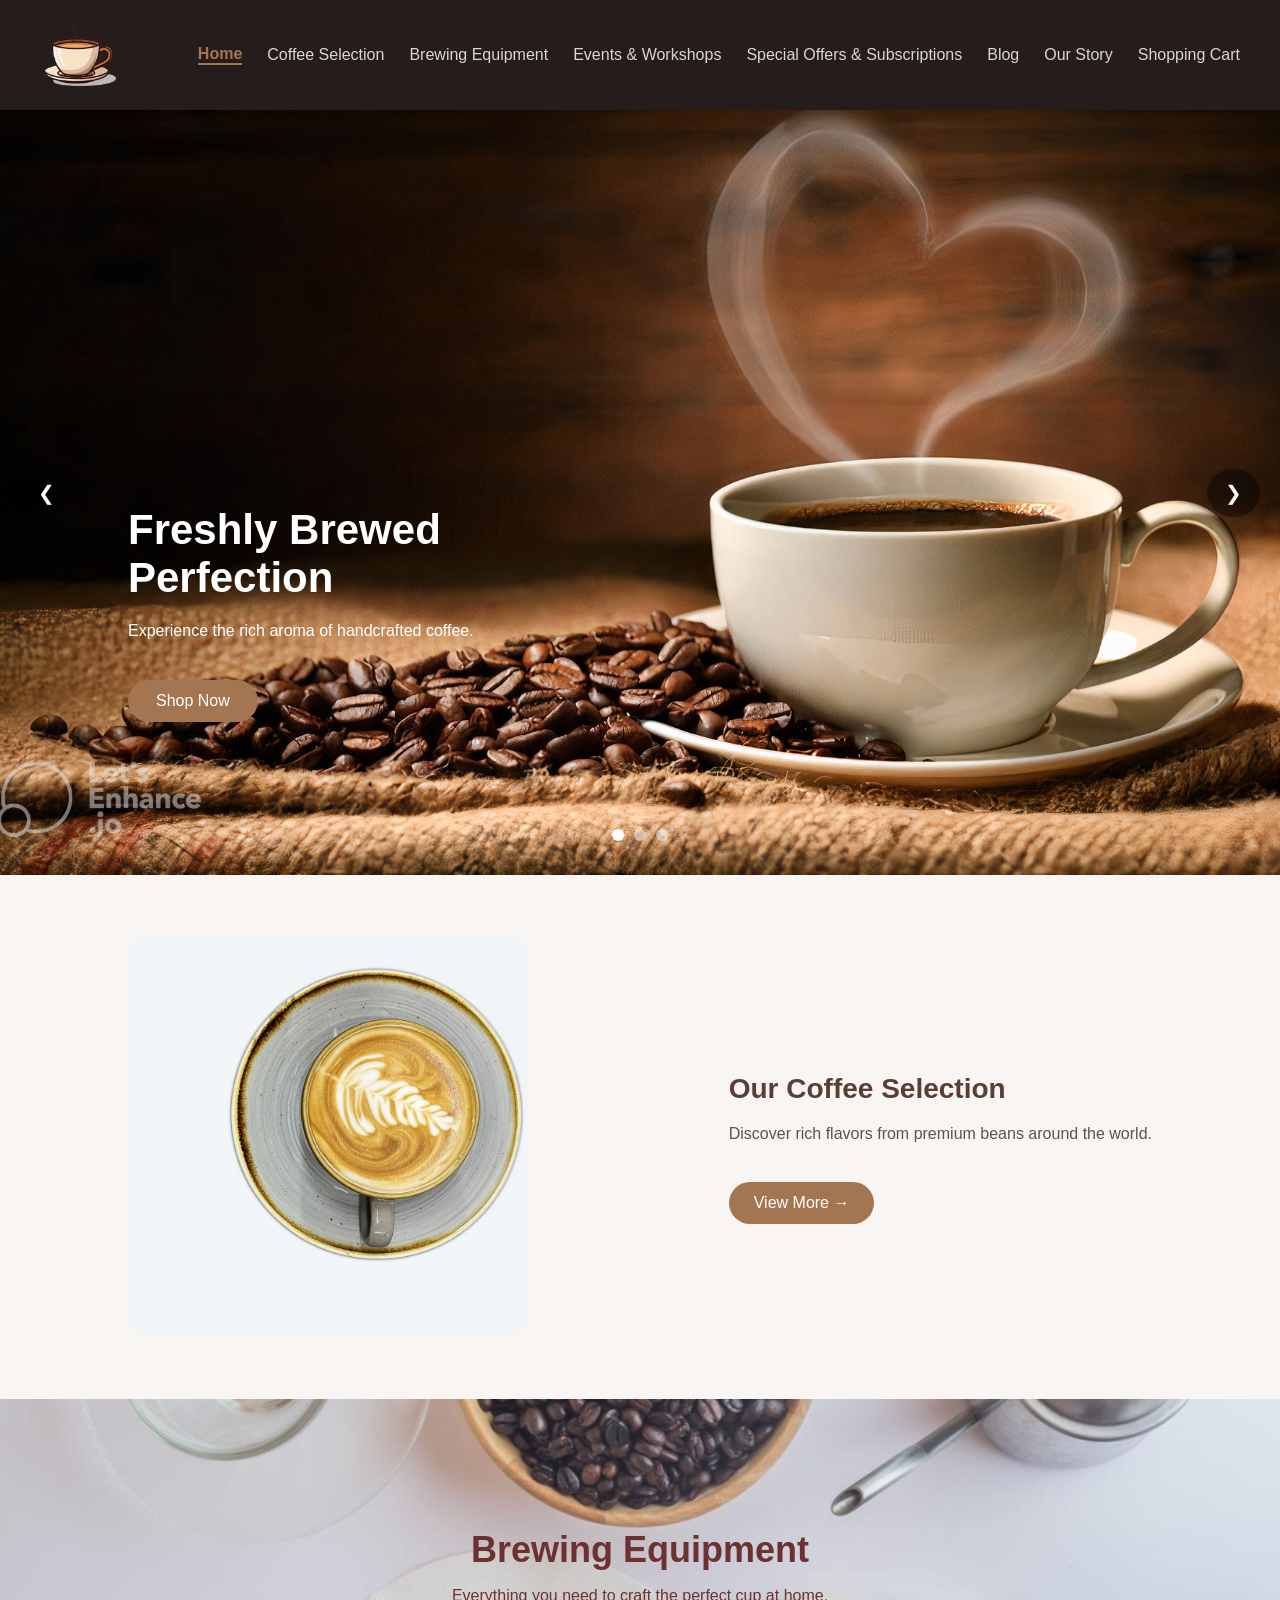
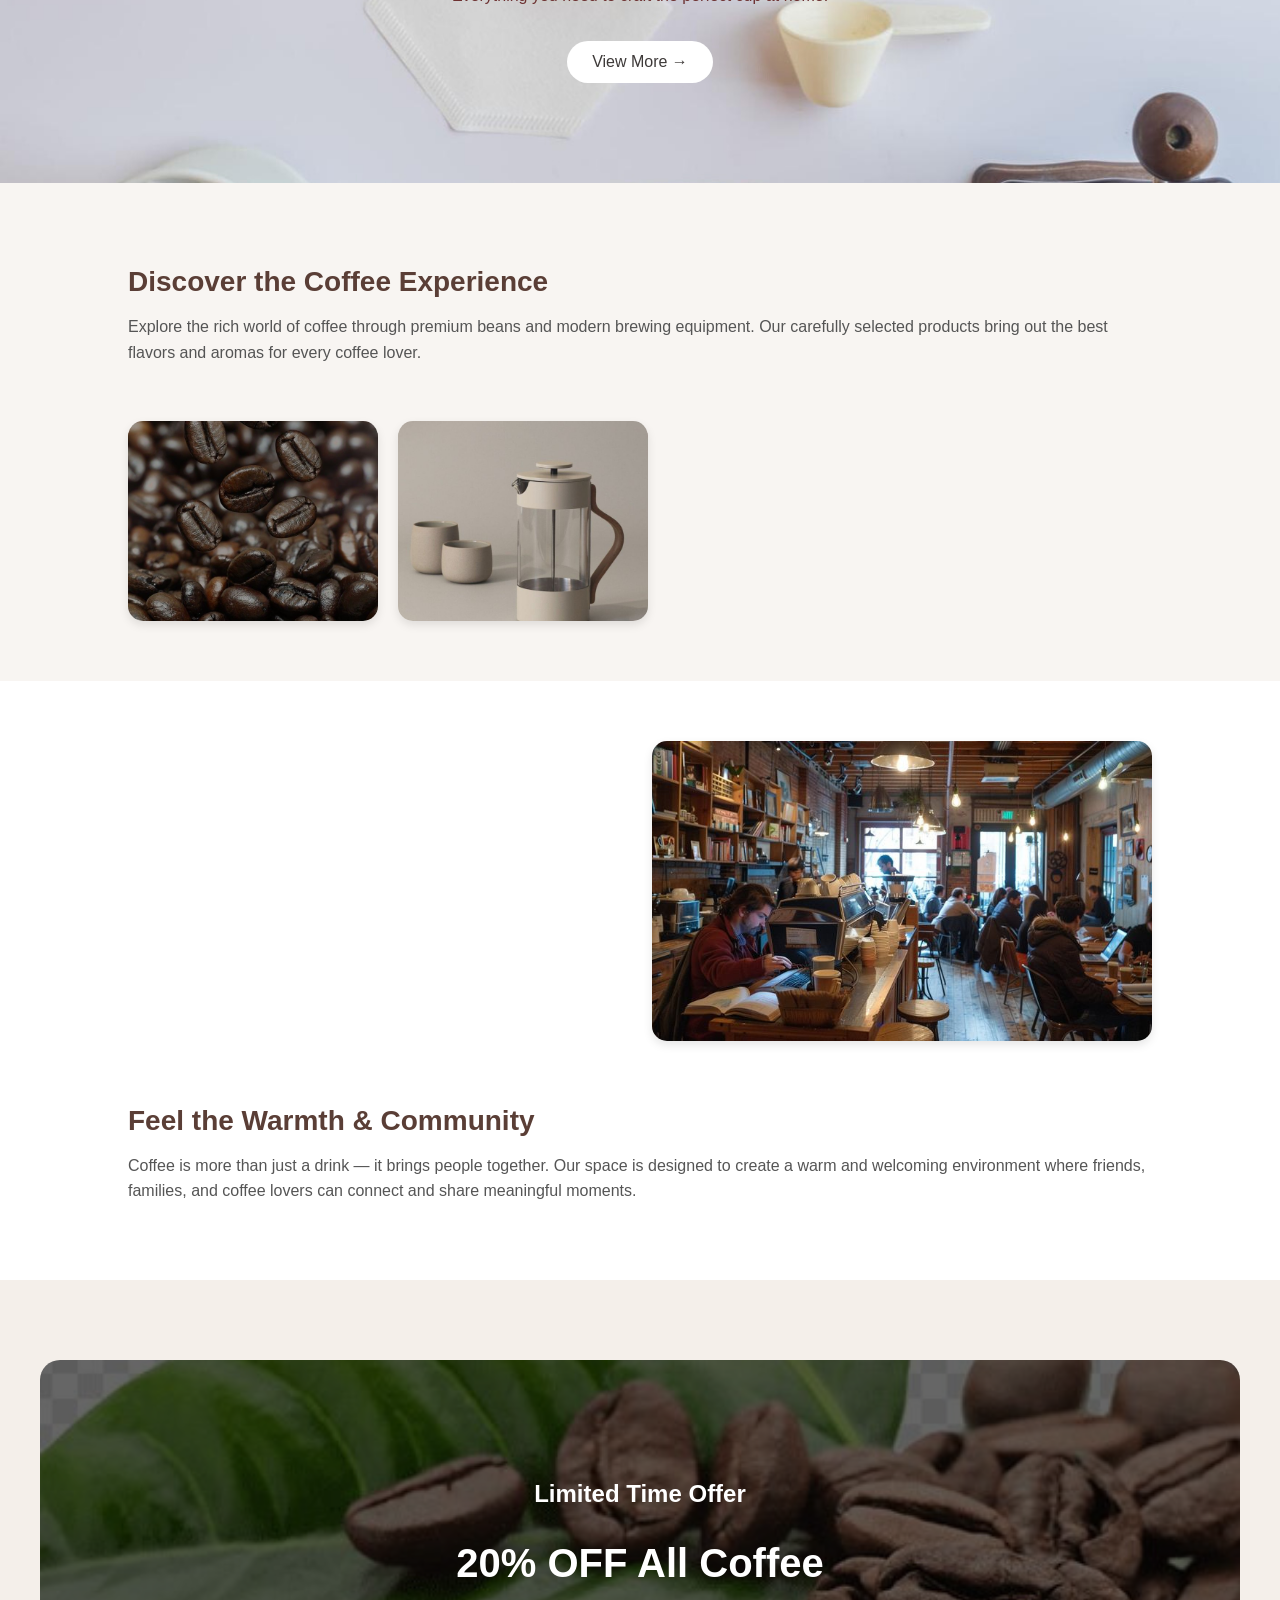
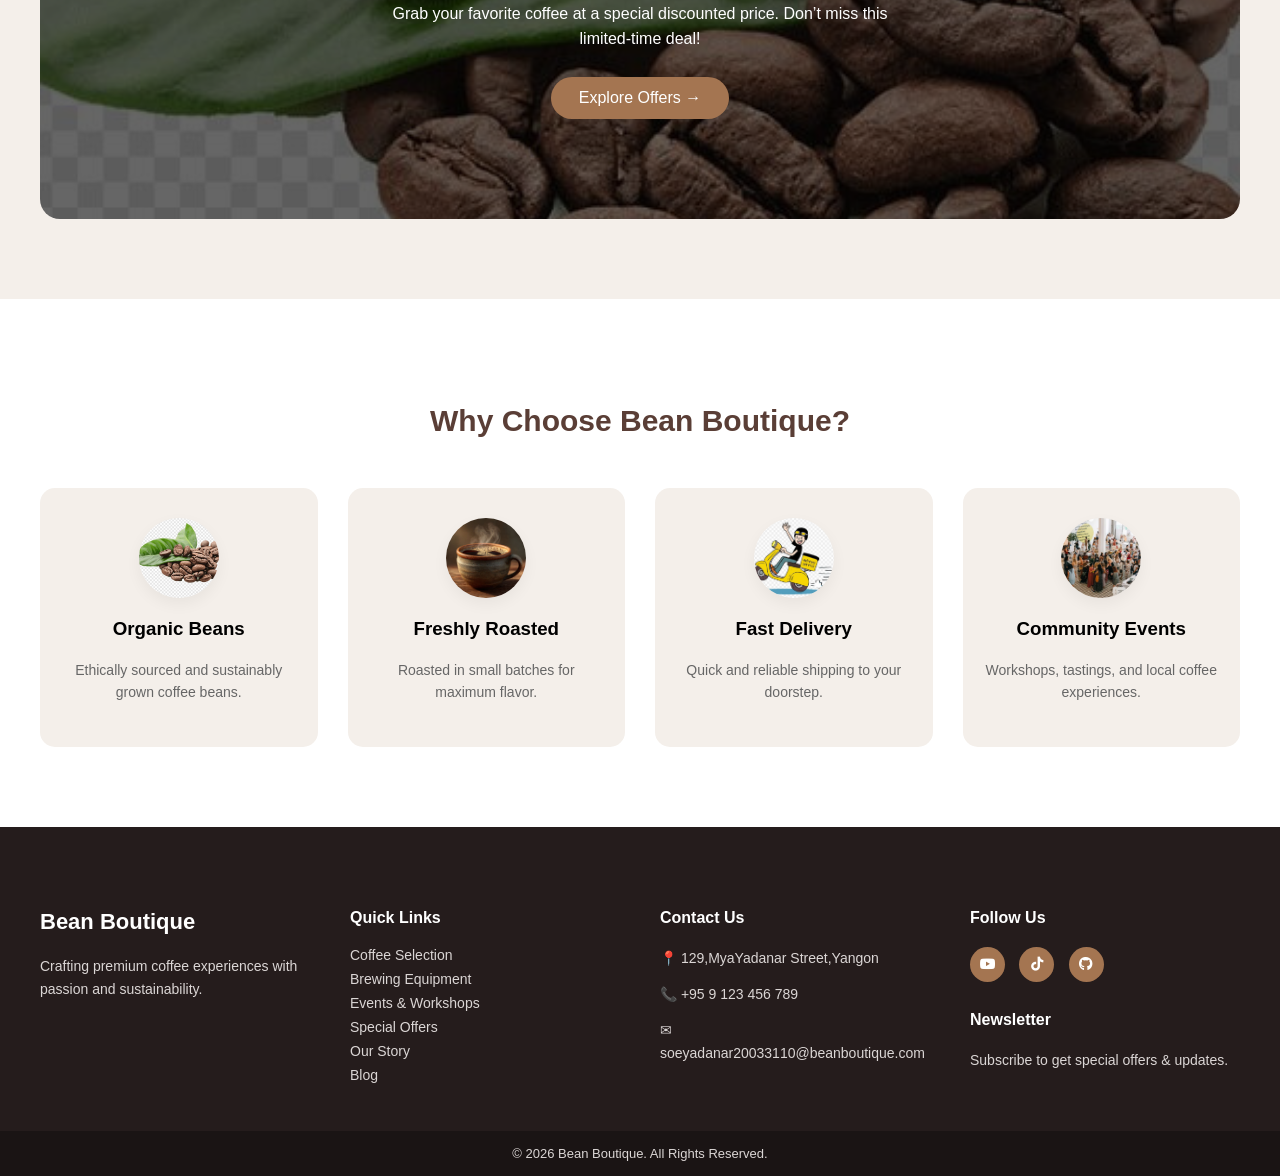
<file: index.html>
<!DOCTYPE html>
<html lang="en">

<head>
  <meta charset="UTF-8">
  <meta name="viewport" content="width=device-width, initial-scale=1.0">
  <title>Bean Boutique Coffee Shop </title>
  <link rel="icon" href="images/icon.png" type="image/png">
  <link rel="stylesheet" href="style.css">
  <link rel="stylesheet" href="https://cdnjs.cloudflare.com/ajax/libs/font-awesome/6.5.0/css/all.min.css">


</head>

<body>
  <!-- nav start -->
  <nav class="navbar">

     <a href="index.html" class="logo">
    <img src="images/icon1-removebg-preview.png" alt="Bean Boutique Logo">
  </a>

    <div class="nav-menu">
      <a href="index.html" class="active">Home</a>
      <a href="coffeeselection.html">Coffee Selection</a>
      <a href="brewing.html">Brewing Equipment</a>

      <!-- Dropdown -->
      <div class="dropdown">
        <a href="eventwork.html">Events & Workshops</a>

      </div>

      <a href="offer.html">Special Offers & Subscriptions</a>

      <div class="dropdown">
        <a href="blog.html">Blog </a>

      </div>

      <a href="story.html">Our Story</a>
      <a href="cart.html">Shopping Cart</a>

    </div>

    <div class="menu-toggle">☰</div>

  </nav>
  <!-- nav end -->
  <!-- ALWAYS VISIBLE SEARCH -->
  <!-- <div class="search-wrapper">
  <input type="text" placeholder="Search coffee, equipment, blog...">
</div> -->

  <!-- slider start -->
  <section class="hero-slider">

    <div class="slides">

      <div class="slide active">
        <img src="images/adv1.jpg" alt="Coffee 1">
        <div class="slide-text">
          <h1>Freshly Brewed Perfection</h1>
          <p>Experience the rich aroma of handcrafted coffee.</p>
          <a href="#" class="slider-btn">Shop Now</a>
        </div>
      </div>

      <div class="slide">
        <img src="images/adv2.jpg" alt="Coffee 2">
        <div class="slide-text">
          <h1>Discover Unique Blends</h1>
          <p>From single-origin beans to signature roasts.</p>
          <a href="#" class="slider-btn">Shop Now</a>
        </div>
      </div>

      <div class="slide">
        <img src="images/adv3.jpg" alt="Coffee 3">
        <div class="slide-text">
          <h1>Moments Made with Coffee</h1>
          <p>Warm conversations start here.</p>
          <a href="#" class="slider-btn">Shop Now</a>
        </div>
      </div>

    </div>

    <!-- Arrows -->
    <button class="prev">&#10094;</button>
    <button class="next">&#10095;</button>

    <!-- Dots -->
    <div class="dots"></div>

  </section>
  <!-- slider end -->

  <!-- feature coffee section start -->
  <section class="home-coffee">

<div class="coffee-left">
  <img src="images/coffeeeeeeeeeeeeeeeeeeeeeeeeeeeeeeeeeee.jpg" alt="coffee image">
</div>

<div class="coffee-right">
  <h2>Our Coffee Selection</h2>
  <p>
    Discover rich flavors from premium beans around the world.
  </p>

  <a href="coffeeselection.html" class="btn-coffee">
    View More →
  </a>
</div>

</section>

<section class="home-equipment">

<div class="equip-content">
  <h2>Brewing Equipment</h2>
  <p>
    Everything you need to craft the perfect cup at home.
  </p>

  <a href="brewing.html" class="btn-equip">
    View More →
  </a>
</div>

</section>

<!-- ===== COFFEE EXPERIENCE SECTION ===== -->
<section class="home-coffee">

  <div class="coffee-content">
    <h2>Discover the Coffee Experience</h2>
    <p>
      Explore the rich world of coffee through premium beans and modern 
      brewing equipment. Our carefully selected products bring out the 
      best flavors and aromas for every coffee lover.
    </p>
  </div>

  <div class="coffee-images">
    <img src="images/ColombianCoffes.jpg" alt="Coffee Beans">
    <img src="images/french press coffee machine.jpg" alt="Brewing Equipment">
  </div>

</section>


<!-- ===== COMMUNITY SECTION ===== -->
<section class="home-community">

  <div class="community-images">
    <img src="images/1a7bf1cd-9fdd-4e77-9cef-0a06984a5770.jpg" alt="People enjoying coffee">
  </div>

  <div class="community-content">
    <h2>Feel the Warmth & Community</h2>
    <p>
      Coffee is more than just a drink — it brings people together. 
      Our space is designed to create a warm and welcoming environment 
      where friends, families, and coffee lovers can connect and share 
      meaningful moments.
    </p>
  </div>

</section>


<section class="offer-banner">

<div class="offer-content">

  <h1>Limited Time Offer</h1>

  <h2>20% OFF All Coffee</h2>

  <p>
    Grab your favorite coffee at a special discounted price.
    Don’t miss this limited-time deal!
  </p>

  <a href="offer.html" class="offer-btn">
    Explore Offers →
  </a>

</div>

</section>
  <!-- feature coffee section end  -->

  <!-- choose us section start -->
  <section class="why-section">

    <h2 class="section-title">Why Choose Bean Boutique?</h2>

    <div class="why-container">

      <div class="why-card">
        <div class="icon-box">
          <img src="images/bean.jpg" alt="Organic Beans">
        </div>
        <h3>Organic Beans</h3>
        <p>Ethically sourced and sustainably grown coffee beans.</p>
      </div>

      <div class="why-card">
        <div class="icon-box">
          <img src="images/tast.jpg" alt="Freshly Roasted">
        </div>
        <h3>Freshly Roasted</h3>
        <p>Roasted in small batches for maximum flavor.</p>
      </div>

      <div class="why-card">
        <div class="icon-box">
          <img src="images/moto.jpg" alt="Fast Delivery">
        </div>
        <h3>Fast Delivery</h3>
        <p>Quick and reliable shipping to your doorstep.</p>
      </div>

      <div class="why-card">
        <div class="icon-box">
          <img src="images/event.jpg" alt="Community Events">
        </div>
        <h3>Community Events</h3>
        <p>Workshops, tastings, and local coffee experiences.</p>
      </div>

    </div>

  </section>
  <!-- choose us section end -->

  

  <!-- footer section start -->
  <footer class="footer">

    <div class="footer-container">

      <!-- Column 1 -->
      <div class="footer-col">
        <h3 class="footer-logo">Bean Boutique</h3>
        <p>
          Crafting premium coffee experiences with passion and sustainability.
        </p>
      </div>

      <!-- Column 2 -->
      <div class="footer-col">
        <h4>Quick Links</h4>
        <a href="coffeeselection.html">Coffee Selection</a>
        <a href="brewing.html">Brewing Equipment</a>
        <a href="#">Events & Workshops</a>
        <a href="#">Special Offers</a>
        <a href="">Our Story</a>
        <a href="">Blog</a>
      </div>

      <!-- Column 3 -->
      <div class="footer-col">
        <h4>Contact Us</h4>
        <p>📍 129,MyaYadanar Street,Yangon</p>
        <p>📞 +95 9 123 456 789</p>
        <p>✉ soeyadanar20033110@beanboutique.com</p>
      </div>

      <!-- Column 4 -->
      <div class="footer-col">
        <h4>Follow Us</h4>
        <div class="social-icons">
          <a href="https://www.youtube.com/" target="_blank"><i class="fa-brands fa-youtube"></i></a>
          <a href="https://www.tiktok.com/en/" target="_blank"><i class="fa-brands fa-tiktok"></i></a>
          <a href="https://github.com/yadanar-kim/yadanar-kim.github.io" target="_blank"><i class="fa-brands fa-github"></i></a>
        </div>

        <h4>Newsletter</h4>
        <p>Subscribe to get special offers & updates.</p>

        <!-- <div class="newsletter-box">
    <input type="email" placeholder="Your Email">
    <button>Subscribe</button>
  </div> -->
      </div>

    </div>

    <div class="footer-bottom">
      © 2026 Bean Boutique. All Rights Reserved.
    </div>

  </footer>
  <!-- footer section end -->


  <!-- Modal Overlay -->
  <div id="signupModal" class="modal">
    <div class="modal-content">

      <span class="signup-close-btn">&times;</span>

      <h2>Get 10% Off ☕</h2>
      <p>Sign up with your email and receive your discount code instantly.</p>

      <div id="form-section">
        <input type="email" id="emailInput" placeholder="Enter your email" required>
        <button id="signupBtn">Sign Up</button>
      </div>

      <div id="discount-section" style="display:none;">
        <h3>Your Discount Code:</h3>

        <div class="discount-box">
          <span id="discountCode">BEAN10</span>
          <button id="copyBtn">Copy Code</button>
        </div>

        <p>Use this code at checkout.</p>
      </div>

    </div>
  </div>


  <script src="javascript.js"></script>
  <script>
document.addEventListener('DOMContentLoaded', function(){

const slides = document.querySelectorAll('.hero-slider .slide');
const next = document.querySelector('.hero-slider .next');
const prev = document.querySelector('.hero-slider .prev');
const dotsContainer = document.querySelector('.hero-slider .dots');

if(slides.length === 0) return;

let current = 0;

// create dots
slides.forEach((_, i)=>{
  const dot = document.createElement('span');
  dot.addEventListener('click', ()=>showSlide(i));
  dotsContainer.appendChild(dot);
});

const dots = document.querySelectorAll('.hero-slider .dots span');

function showSlide(index){
  slides[current].classList.remove('active');
  dots[current].classList.remove('active');

  current = index;

  slides[current].classList.add('active');
  dots[current].classList.add('active');
}

function nextSlide(){
  showSlide((current+1)%slides.length);
}

function prevSlide(){
  showSlide((current-1+slides.length)%slides.length);
}

// buttons
if(next) next.addEventListener('click', nextSlide);
if(prev) prev.addEventListener('click', prevSlide);

// auto
setInterval(nextSlide, 4000);

// init
showSlide(0);

});
</script>

</body>

</html>
</file>
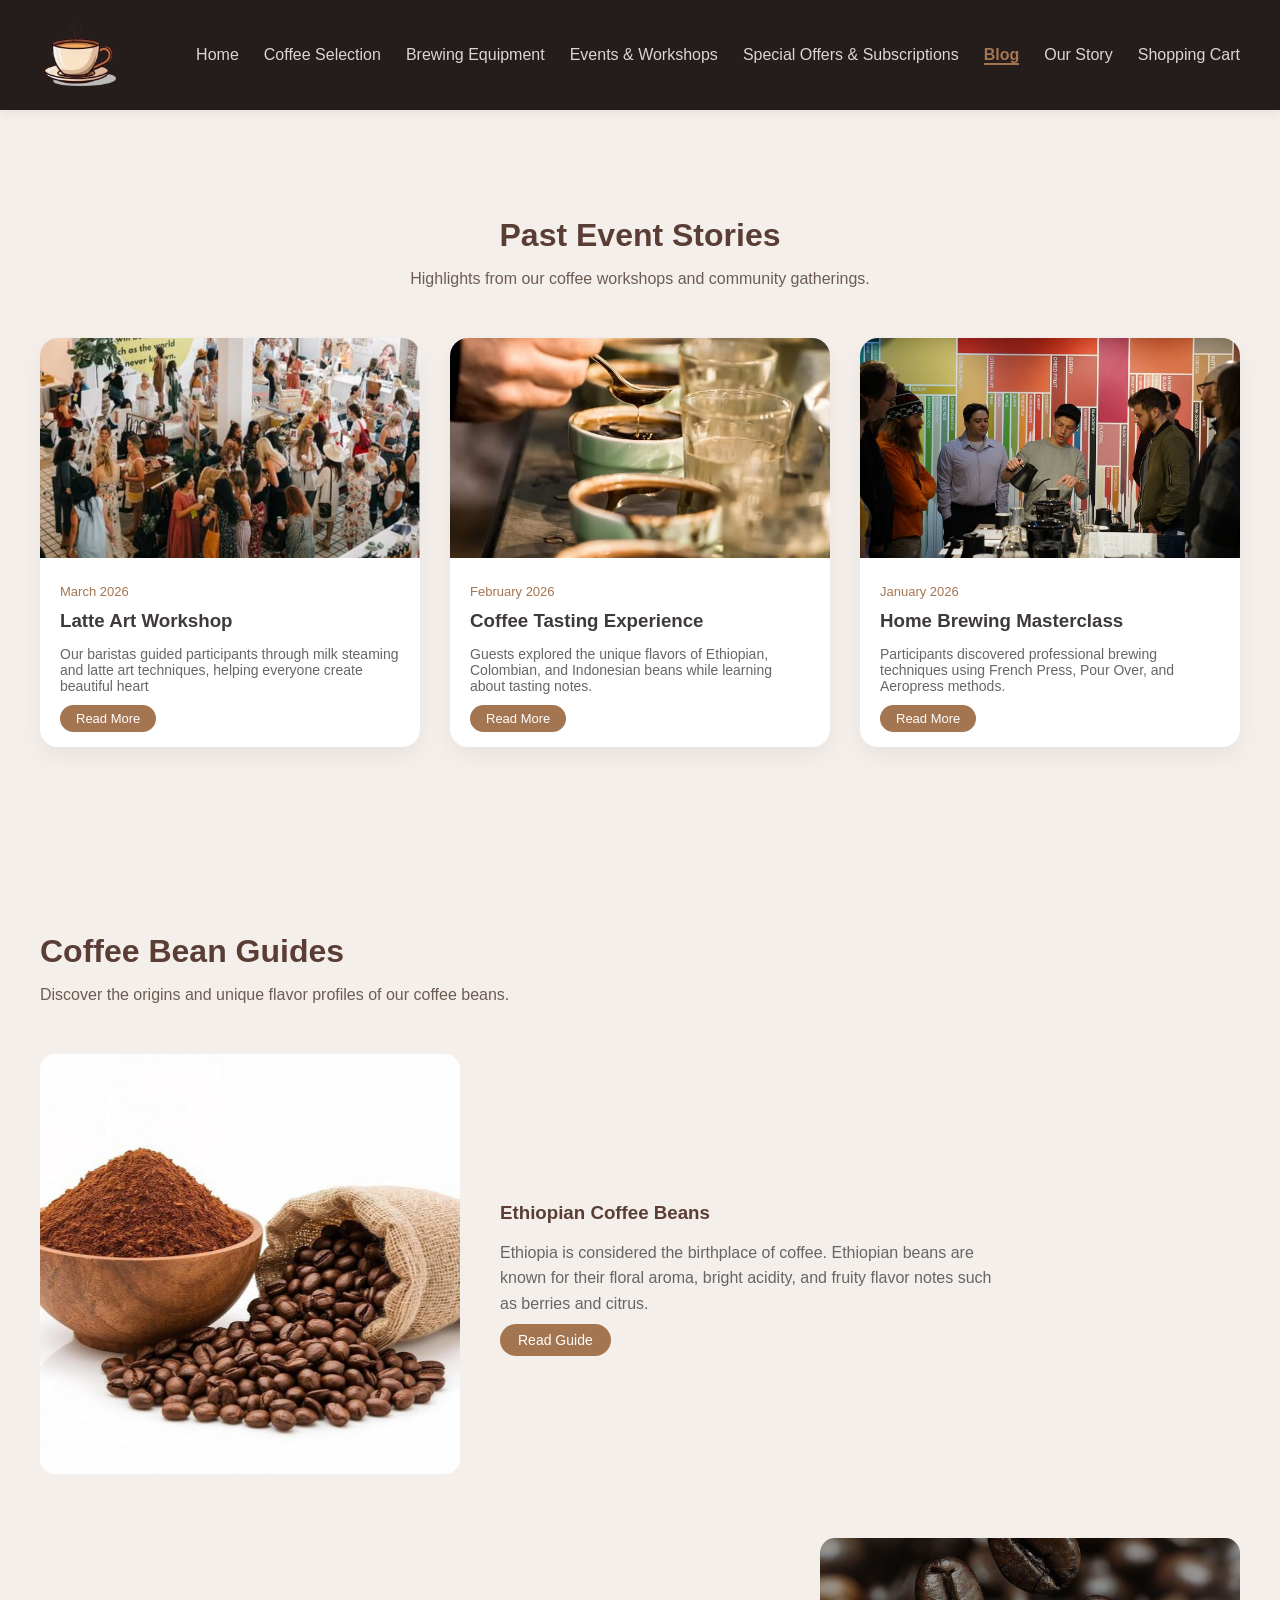
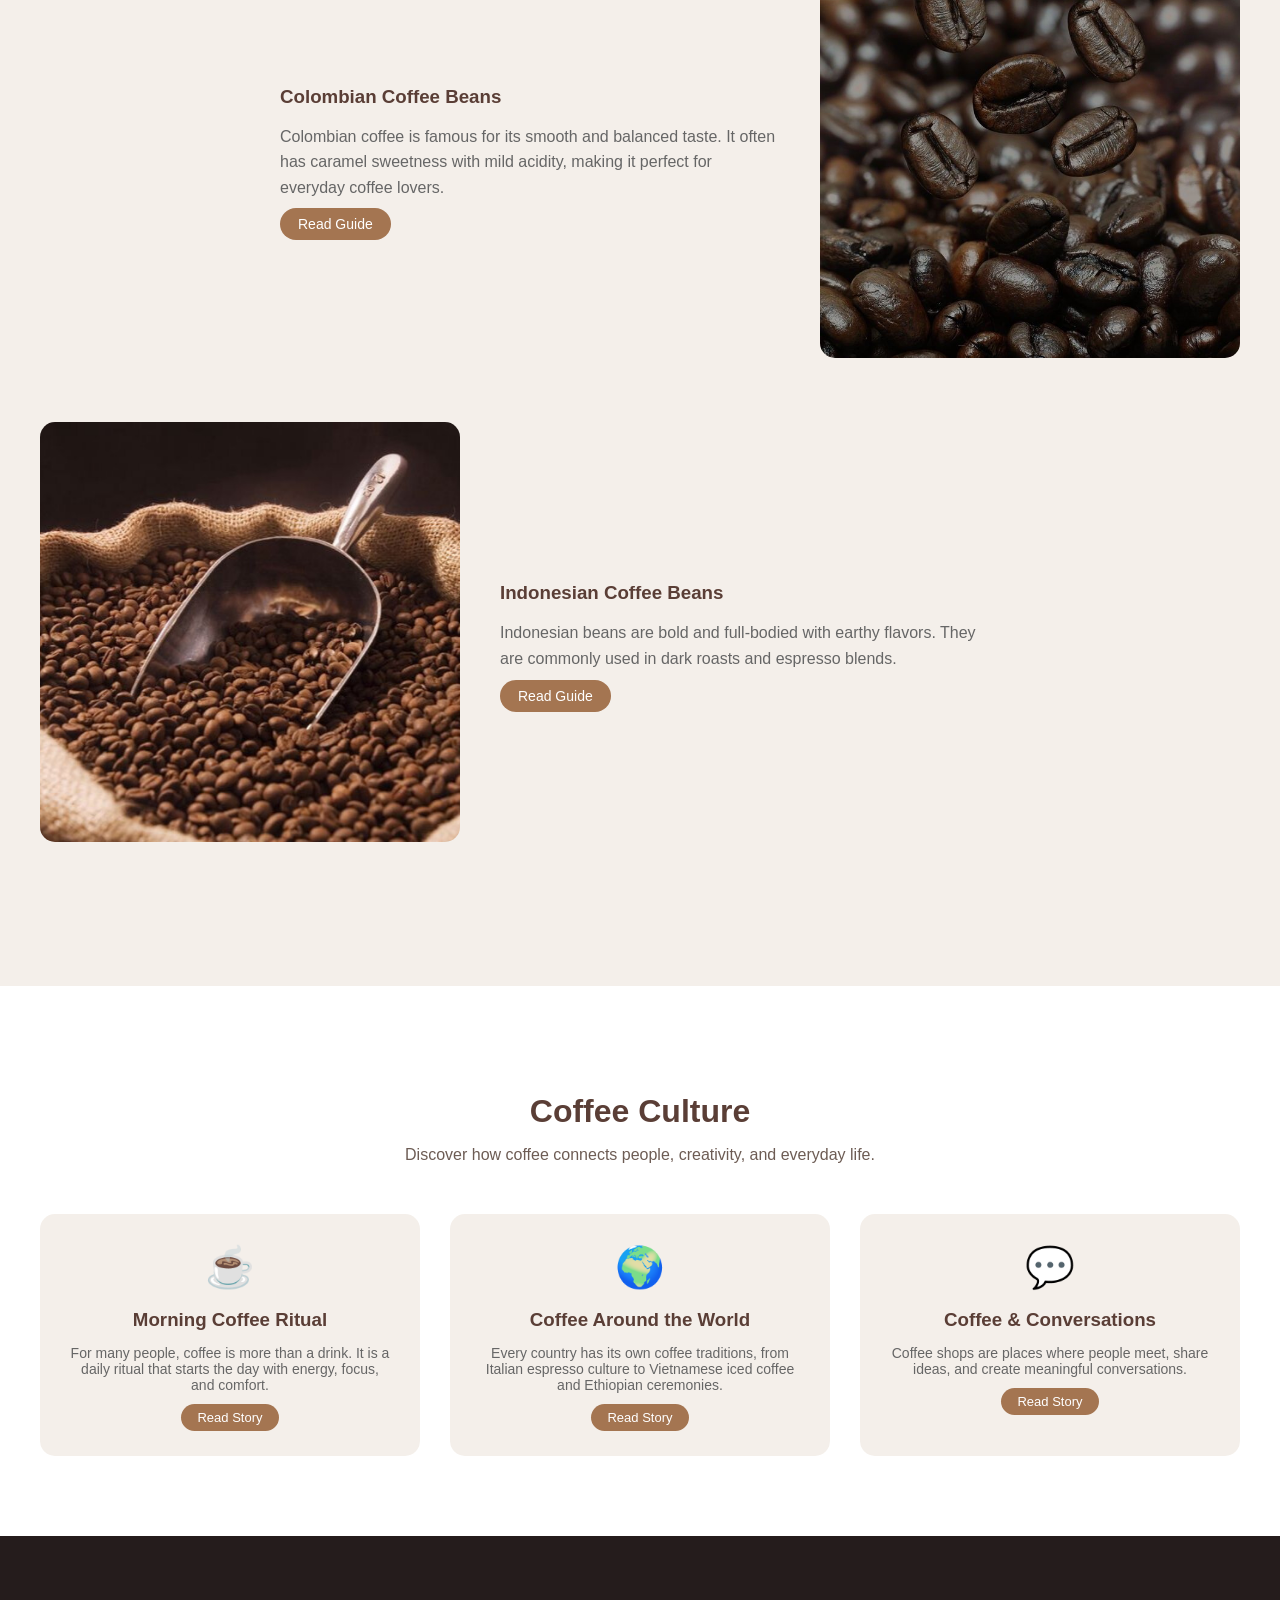
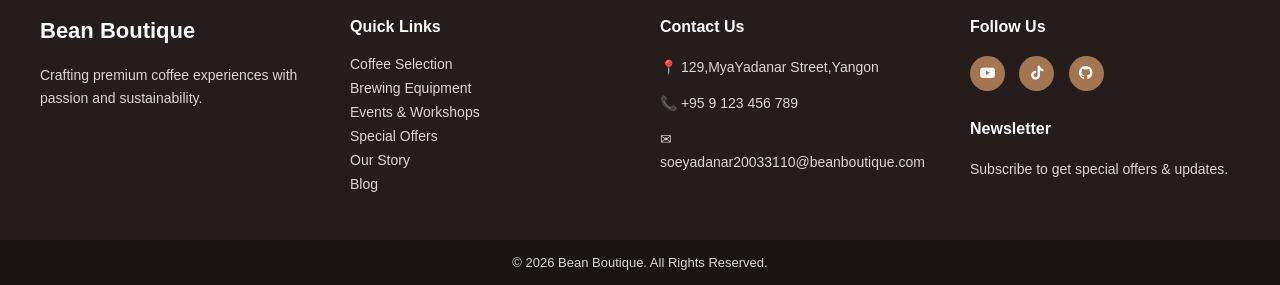
<file: blog.html>
<!DOCTYPE html>
<html lang="en">
<head>
    <meta charset="UTF-8">
    <meta name="viewport" content="width=device-width, initial-scale=1.0">
    <title>Our Blog</title>
     <link rel="icon" href="images/icon.png" type="image/png">
  <link rel="stylesheet" href="style.css">
  
  <link rel="stylesheet" href="https://cdnjs.cloudflare.com/ajax/libs/font-awesome/6.5.0/css/all.min.css">

</head>
<body>
    <!-- nav start -->
  <nav class="navbar">

   <a href="index.html" class="logo">
    <img src="images/icon1-removebg-preview.png" alt="Bean Boutique Logo">
  </a>

    <div class="nav-menu">
      <a href="index.html">Home</a>
      <a href="coffeeselection.html">Coffee Selection</a>
      <a href="brewing.html">Brewing Equipment</a>

      <!-- Dropdown -->
      <div class="dropdown">
        <a href="eventwork.html">Events & Workshops</a>

      </div>

      <a href="offer.html">Special Offers & Subscriptions</a>

      <div class="dropdown">
        <a href="blog.html" class="active" >Blog </a>

      </div>

      <a href="story.html">Our Story</a>
      <a href="cart.html">Shopping Cart</a>

    </div>

    <div class="menu-toggle">☰</div>

  </nav>
  <!-- nav end -->

  <!-- past event section start -->
   <section class="past-events-blog">

  <h2 class="section-title">Past Event Stories</h2>
  <p class="section-subtitle">
    Highlights from our coffee workshops and community gatherings.
  </p>

  <div class="past-events-grid">

    <!-- Event 1 -->
    <div class="past-event-card">
      <img src="images/event.jpg" alt="Latte Art Workshop">

      <div class="event-content">
        <span class="event-date">March 2026</span>

        <h3>Latte Art Workshop</h3>

        <p>
          Our baristas guided participants through milk steaming and latte
          art techniques, helping everyone create beautiful heart
        </p>

        <a href="#" class="read-more-btn">Read More</a>
      </div>
    </div>


    <!-- Event 2 -->
    <div class="past-event-card">
      <img src="images/coffeetestingclass.jpg" alt="Coffee Tasting">

      <div class="event-content">
        <span class="event-date">February 2026</span>

        <h3>Coffee Tasting Experience</h3>

        <p>
          Guests explored the unique flavors of Ethiopian, Colombian,
          and Indonesian beans while learning about tasting notes.
        </p>

        <a href="#" class="read-more-btn">Read More</a>
      </div>
    </div>


    <!-- Event 3 -->
    <div class="past-event-card">
      <img src="images/brewingmasterclas.jpg" alt="Brewing Workshop">

      <div class="event-content">
        <span class="event-date">January 2026</span>

        <h3>Home Brewing Masterclass</h3>

        <p>
          Participants discovered professional brewing techniques
          using French Press, Pour Over, and Aeropress methods.
        </p>

        <a href="#" class="read-more-btn">Read More</a>
      </div>
    </div>

  </div>

</section>
   <!-- past event section end -->

   <!-- coffee bean guides start -->
    <section class="bean-guides">

  <h2 class="section-title">Coffee Bean Guides</h2>
  <p class="section-subtitle">
    Discover the origins and unique flavor profiles of our coffee beans.
  </p>

  <!-- Bean 1 -->
  <div class="bean-row">

    <div class="bean-image">
      <img src="images/EthiopianCoffeens.jpg" alt="Ethiopian Coffee Beans">
    </div>

    <div class="bean-text">
      <h3>Ethiopian Coffee Beans</h3>

      <p>
        Ethiopia is considered the birthplace of coffee. Ethiopian beans are
        known for their floral aroma, bright acidity, and fruity flavor notes
        such as berries and citrus.
      </p>

      <a href="#" class="bean-btn">Read Guide</a>
    </div>

  </div>


  <!-- Bean 2 -->
  <div class="bean-row reverse">

    <div class="bean-image">
      <img src="images/ColombianCoffes.jpg" alt="Colombian Coffee Beans">
    </div>

    <div class="bean-text">
      <h3>Colombian Coffee Beans</h3>

      <p>
        Colombian coffee is famous for its smooth and balanced taste.
        It often has caramel sweetness with mild acidity, making it
        perfect for everyday coffee lovers.
      </p>

      <a href="#" class="bean-btn">Read Guide</a>
    </div>

  </div>


  <!-- Bean 3 -->
  <div class="bean-row">

    <div class="bean-image">
      <img src="images/IndonesianCoffes.jpg" alt="Indonesian Coffee Beans">
    </div>

    <div class="bean-text">
      <h3>Indonesian Coffee Beans</h3>

      <p>
        Indonesian beans are bold and full-bodied with earthy flavors.
        They are commonly used in dark roasts and espresso blends.
      </p>

      <a href="#" class="bean-btn">Read Guide</a>
    </div>

  </div>

</section>
    <!-- coffee bean guides end -->

    <!-- coffee culture start -->
     <section class="coffee-culture">

  <h2 class="section-title">Coffee Culture</h2>
  <p class="section-subtitle">
    Discover how coffee connects people, creativity, and everyday life.
  </p>

  <div class="culture-grid">

    <!-- Item 1 -->
    <div class="culture-card">
      <div class="culture-icon">☕</div>

      <h3>Morning Coffee Ritual</h3>

      <p>
        For many people, coffee is more than a drink. It is a daily ritual
        that starts the day with energy, focus, and comfort.
      </p>

      <a href="#" class="culture-btn">Read Story</a>
    </div>

    <!-- Item 2 -->
    <div class="culture-card">
      <div class="culture-icon">🌍</div>

      <h3>Coffee Around the World</h3>

      <p>
        Every country has its own coffee traditions, from Italian espresso
        culture to Vietnamese iced coffee and Ethiopian ceremonies.
      </p>

      <a href="#" class="culture-btn">Read Story</a>
    </div>

    <!-- Item 3 -->
    <div class="culture-card">
      <div class="culture-icon">💬</div>

      <h3>Coffee & Conversations</h3>

      <p>
        Coffee shops are places where people meet, share ideas,
        and create meaningful conversations.
      </p>

      <a href="#" class="culture-btn">Read Story</a>
    </div>

  </div>

</section>
     <!-- coffee culture end -->
    <!-- footer section start -->
  <footer class="footer">

    <div class="footer-container">

      <!-- Column 1 -->
      <div class="footer-col">
        <h3 class="footer-logo">Bean Boutique</h3>
        <p>
          Crafting premium coffee experiences with passion and sustainability.
        </p>
      </div>

      <!-- Column 2 -->
      <div class="footer-col">
        <h4>Quick Links</h4>
        <a href="coffeeselection.html">Coffee Selection</a>
        <a href="brewing.html">Brewing Equipment</a>
        <a href="#">Events & Workshops</a>
        <a href="#">Special Offers</a>
        <a href="">Our Story</a>
        <a href="">Blog</a>
      </div>

      <!-- Column 3 -->
      <div class="footer-col">
        <h4>Contact Us</h4>
        <p>📍 129,MyaYadanar Street,Yangon</p>
        <p>📞 +95 9 123 456 789</p>
        <p>✉ soeyadanar20033110@beanboutique.com</p>
      </div>

      <!-- Column 4 -->
      <div class="footer-col">
        <h4>Follow Us</h4>
        <div class="social-icons">
          <a href="https://www.youtube.com/"><i class="fa-brands fa-youtube"></i></a>
          <a href="https://www.tiktok.com/en/"><i class="fa-brands fa-tiktok"></i></a>
          <a href="https://github.com/yadanar-kim/yadanar-kim.github.io"><i class="fa-brands fa-github"></i></a>
        </div>

        <h4>Newsletter</h4>
        <p>Subscribe to get special offers & updates.</p>

        <!-- <div class="newsletter-box">
    <input type="email" placeholder="Your Email">
    <button>Subscribe</button>
  </div> -->
      </div>

    </div>

    <div class="footer-bottom">
      © 2026 Bean Boutique. All Rights Reserved.
    </div>

  </footer>
  <!-- footer section end -->
</body>
</html>
</file>
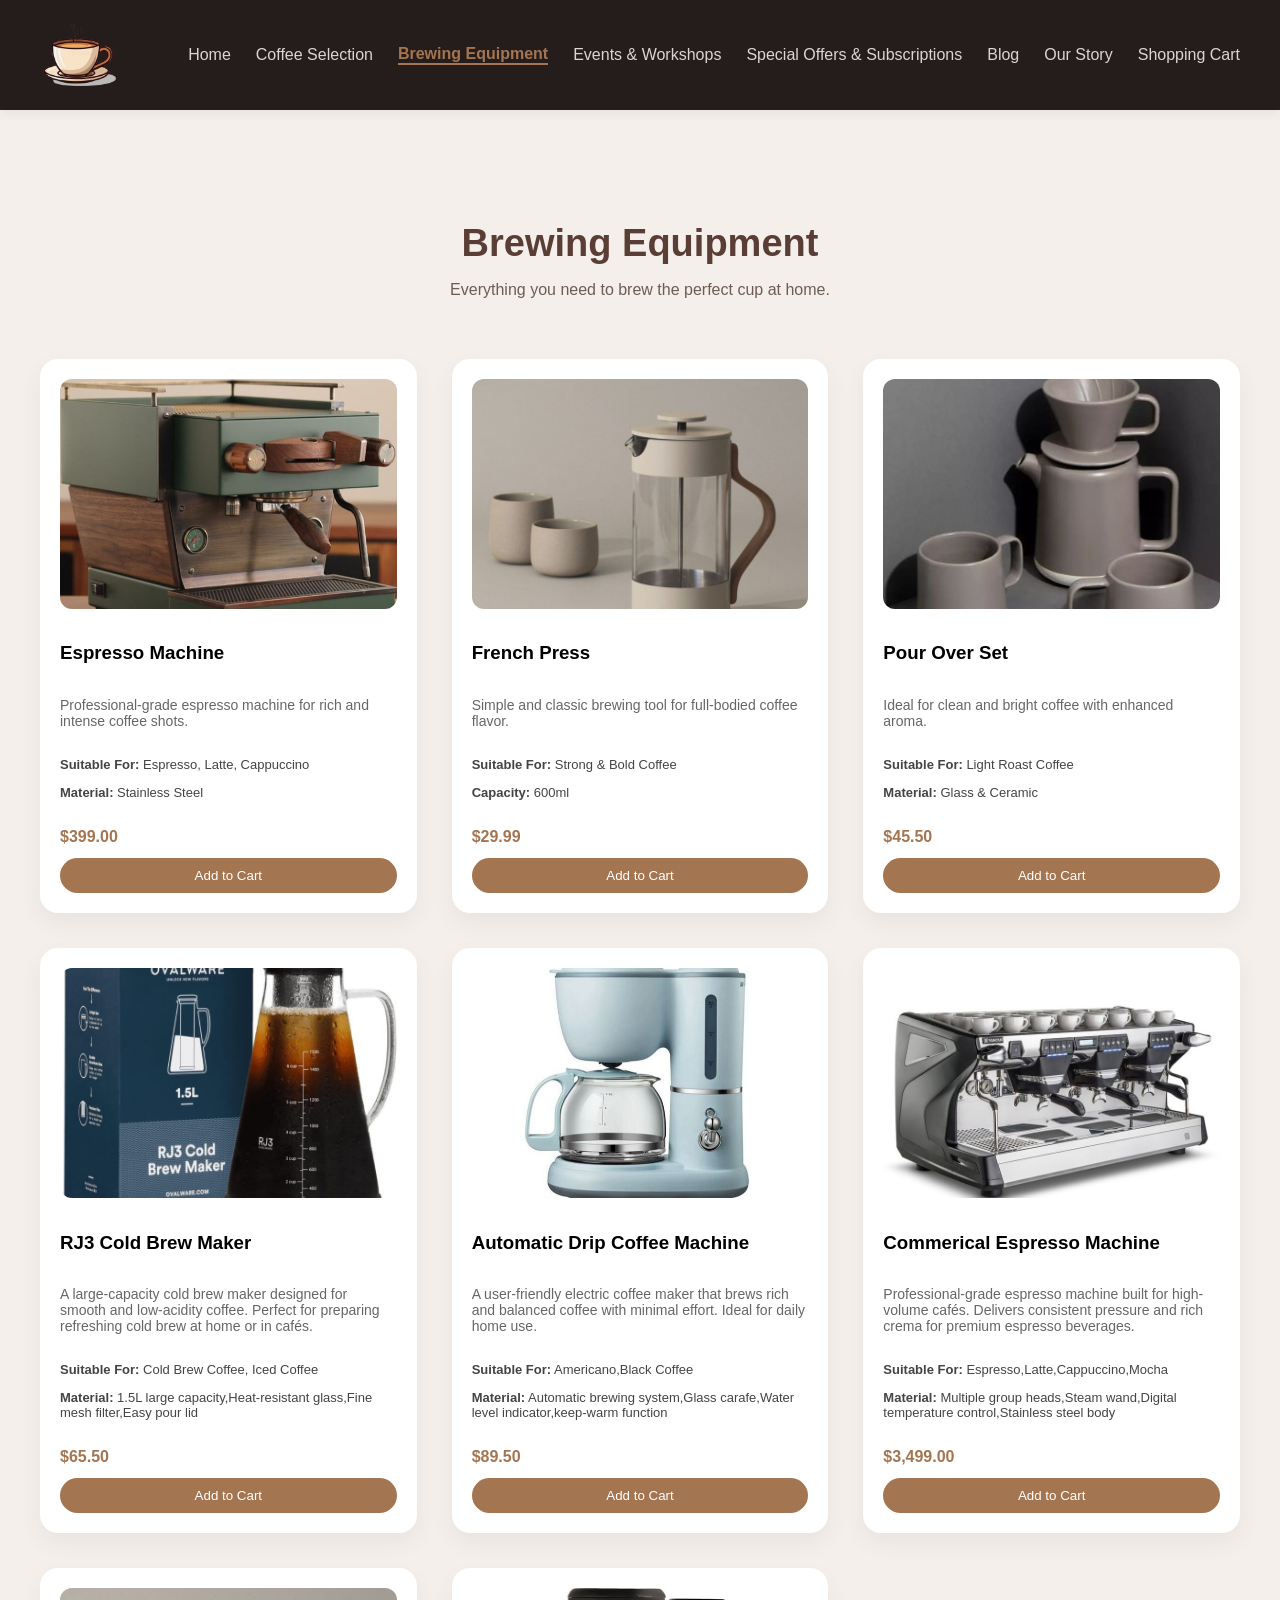
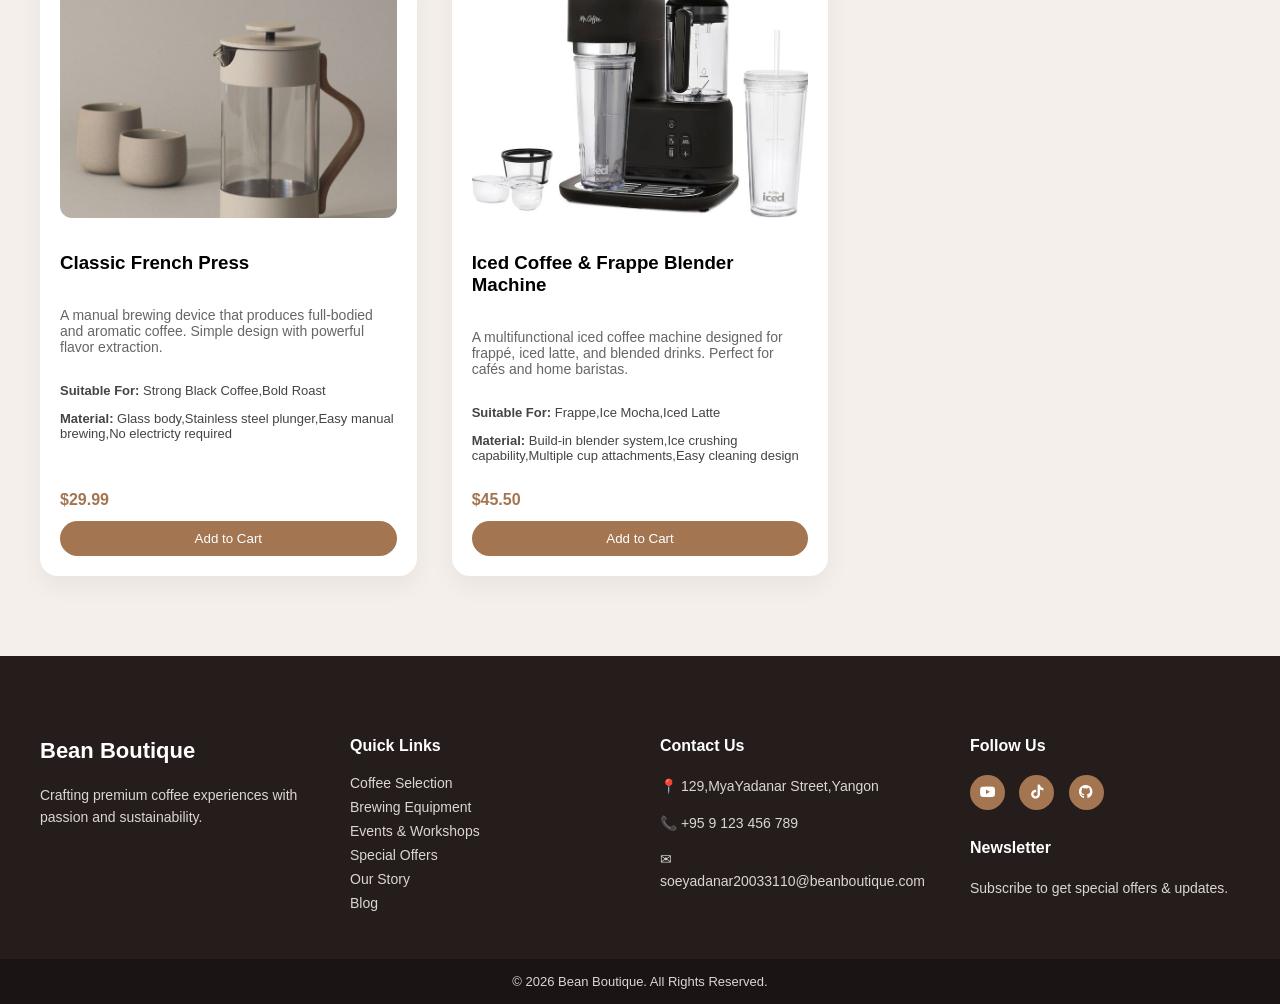
<file: brewing.html>
<!DOCTYPE html>
<html lang="en">

<head>
    <meta charset="UTF-8">
    <meta name="viewport" content="width=device-width, initial-scale=1.0">
    <title>Brewing Equipment </title>
    <link rel="icon" href="images/icon1.png" type="images">
    <link rel="stylesheet" href="style.css">
    <link rel="stylesheet" href="https://cdnjs.cloudflare.com/ajax/libs/font-awesome/6.5.0/css/all.min.css">
</head>

<body>
    <!-- nav start -->
   <nav class="navbar">

 <a href="index.html" class="logo">
    <img src="images/icon1-removebg-preview.png" alt="Bean Boutique Logo">
  </a>
  <div class="nav-menu">
    <a href="index.html">Home</a>
    <a href="coffeeselection.html">Coffee Selection</a>
    <a href="brewing.html" class="active">Brewing Equipment</a>

    <!-- Dropdown -->
   <div class="dropdown">
  <a href="eventwork.html">Events & Workshops</a>
  
</div>

    <a href="offer.html">Special Offers & Subscriptions</a>

    <div class="dropdown">
      <a href="blog.html">Blog </a>
     
    </div>

    <a href="story.html">Our Story</a>
    <a href="cart.html">Shopping Cart</a>

  </div>

  <div class="menu-toggle">☰</div>

</nav>
     <!-- nav end -->

    <!-- brewing section -->
    <section class="equipment-page">

        <div class="equipment-hero">
            <h1>Brewing Equipment</h1>
            <p>Everything you need to brew the perfect cup at home.</p>
        </div>

        <div class="equipment-grid">

            <!-- Item 1 -->
            <div class="equipment-card">
                <img src="images/EspressoMachine1.jpg" alt="Espresso Machine">
                <h3>Espresso Machine</h3>
                <p class="equip-desc">
                    Professional-grade espresso machine for rich and intense coffee shots.
                </p>

                <div class="equip-info">
                    <p><strong>Suitable For:</strong> Espresso, Latte, Cappuccino</p>
                    <p><strong>Material:</strong> Stainless Steel</p>
                </div>

                <span class="equip-price">$399.00</span>
                <button class="add-cart-btn">
Add to Cart
</button>
            </div>

            <!-- Item 2 -->
            <div class="equipment-card">
                <img src="images/french press coffee machine.jpg" alt="French Press">
                <h3>French Press</h3>
                <p class="equip-desc">
                    Simple and classic brewing tool for full-bodied coffee flavor.
                </p>

                <div class="equip-info">
                    <p><strong>Suitable For:</strong> Strong & Bold Coffee</p>
                    <p><strong>Capacity:</strong> 600ml</p>
                </div>

                <span class="equip-price">$29.99</span>
                <button class="add-cart-btn">
Add to Cart
</button>
            </div>

            <!-- Item 3 -->
            <div class="equipment-card">
                <img src="images/PourOverSet12122.jpg" alt="Pour Over Set">
                <h3>Pour Over Set</h3>
                <p class="equip-desc">
                    Ideal for clean and bright coffee with enhanced aroma.
                </p>

                <div class="equip-info">
                    <p><strong>Suitable For:</strong> Light Roast Coffee</p>
                    <p><strong>Material:</strong> Glass & Ceramic</p>
                </div>

                <span class="equip-price">$45.50</span>
                <button class="add-cart-btn">
Add to Cart
</button>
            </div>

            <!-- Item 4 -->
            <div class="equipment-card">
                <img src="images/coldbrewmarkerae.jpg" alt="Pour Over Set">
                <h3>RJ3 Cold Brew Maker</h3>
                <p class="equip-desc">
                    A large-capacity cold brew maker designed for smooth and low-acidity coffee. Perfect for preparing refreshing cold brew at home or in cafés.
                </p>

                <div class="equip-info">
                    <p><strong>Suitable For:</strong> Cold Brew Coffee, Iced Coffee</p>
                    <p><strong>Material:</strong> 1.5L large capacity,Heat-resistant glass,Fine mesh filter,Easy pour lid</p>
                </div>

                <span class="equip-price">$65.50</span>
                <button class="add-cart-btn">
Add to Cart
</button>
            </div>

            <!-- Item 5 -->
            <div class="equipment-card">
                <img src="images/dripcoffeemachie.jpg" alt="Pour Over Set">
                <h3>Automatic Drip Coffee Machine</h3>
                <p class="equip-desc">
                    A user-friendly electric coffee maker that brews rich and balanced coffee with minimal effort. Ideal for daily home use.
                </p>

                <div class="equip-info">
                    <p><strong>Suitable For:</strong> Americano,Black Coffee</p>
                    <p><strong>Material:</strong> Automatic brewing system,Glass carafe,Water level indicator,keep-warm function</p>
                </div>

                <span class="equip-price">$89.50</span>
                <button class="add-cart-btn">
Add to Cart
</button>
            </div>

            <!-- Item 6 -->
            <div class="equipment-card">
                <img src="images/espressomachine.jpg" alt="Pour Over Set">
                <h3>Commerical Espresso Machine</h3>
                <p class="equip-desc">
                    Professional-grade espresso machine built for high-volume cafés. Delivers consistent pressure and rich crema for premium espresso beverages.
                </p>

                <div class="equip-info">
                    <p><strong>Suitable For:</strong> Espresso,Latte,Cappuccino,Mocha</p>
                    <p><strong>Material:</strong> Multiple group heads,Steam wand,Digital temperature control,Stainless steel body</p>
                </div>

                <span class="equip-price">$3,499.00</span>
                <button class="add-cart-btn">
Add to Cart
</button>
            </div>

            <!-- Item 7 -->
            <div class="equipment-card">
                <img src="images/french press coffee machine.jpg" alt="Pour Over Set">
                <h3>Classic French Press</h3>
                <p class="equip-desc">
                    A manual brewing device that produces full-bodied and aromatic coffee. Simple design with powerful flavor extraction.
                </p>

                <div class="equip-info">
                    <p><strong>Suitable For:</strong> Strong Black Coffee,Bold Roast</p>
                    <p><strong>Material:</strong> Glass body,Stainless steel plunger,Easy manual brewing,No electricty required</p>
                </div>

                <span class="equip-price">$29.99</span>
                <button class="add-cart-btn">
Add to Cart
</button>
            </div>

            <!-- Item 8 -->
            <div class="equipment-card">
                <img src="images/coffeeblenderforfe.jpg" alt="Pour Over Set">
                <h3>Iced Coffee & Frappe Blender Machine</h3>
                <p class="equip-desc">
                    A multifunctional iced coffee machine designed for frappé, iced latte, and blended drinks. Perfect for cafés and home baristas.
                </p>

                <div class="equip-info">
                    <p><strong>Suitable For:</strong> Frappe,Ice Mocha,Iced Latte</p>
                    <p><strong>Material:</strong> Build-in blender system,Ice crushing capability,Multiple cup attachments,Easy cleaning design</p>
                </div>

                <span class="equip-price">$45.50</span>
                <button class="add-cart-btn">
Add to Cart
</button>
            </div>

        </div>

    </section>
    <!-- end brewing section -->

    <!-- footer section start -->
    <footer class="footer">

        <div class="footer-container">

            <!-- Column 1 -->
            <div class="footer-col">
                <h3 class="footer-logo">Bean Boutique</h3>
                <p>
                    Crafting premium coffee experiences with passion and sustainability.
                </p>
            </div>

            <!-- Column 2 -->
            <div class="footer-col">
                <h4>Quick Links</h4>
                <a href="coffeeselection.html">Coffee Selection</a>
                <a href="brewing.html">Brewing Equipment</a>
                <a href="#">Events & Workshops</a>
                <a href="#">Special Offers</a>
                <a href="">Our Story</a>
                <a href="">Blog</a>
            </div>

            <!-- Column 3 -->
            <div class="footer-col">
                <h4>Contact Us</h4>
                <p>📍 129,MyaYadanar Street,Yangon</p>
                <p>📞 +95 9 123 456 789</p>
                <p>✉ soeyadanar20033110@beanboutique.com</p>
            </div>

            <!-- Column 4 -->
            <div class="footer-col">
                <h4>Follow Us</h4>
                <div class="social-icons">
                    <a href="https://www.youtube.com/"><i class="fa-brands fa-youtube"></i></a>
                    <a href="https://www.tiktok.com/en/"><i class="fa-brands fa-tiktok"></i></a>
                    <a href="https://github.com/yadanar-kim/yadanar-kim.github.io"><i
                            class="fa-brands fa-github"></i></a>
                </div>

                <h4>Newsletter</h4>
                <p>Subscribe to get special offers & updates.</p>

                <!-- <div class="newsletter-box">
                    <input type="email" placeholder="Your Email">
                    <button>Subscribe</button>
                </div> -->
            </div>

        </div>

        <div class="footer-bottom">
            © 2026 Bean Boutique. All Rights Reserved.
        </div>

    </footer>
    <!-- footer section end -->


    <script>

       document.querySelectorAll('.add-cart-btn').forEach(button => {
  button.addEventListener('click', function () {

   

    let cart = JSON.parse(localStorage.getItem('coffeeCart')) || [];

    let existing = cart.find(item => item.name === name);

    if (existing) {
      existing.quantity += 1;
    } else {
      cart.push({
        name: name,
        price: price,
        image: image,
        quantity: 1
      });
    }

    localStorage.setItem('coffeeCart', JSON.stringify(cart));

    // ❌ no alert
    // ❌ no toast
  });
});
    </script>
<div id="toast" class="toast"></div>
    <script src="javascript.js"></script>
</body>

</html>
</file>
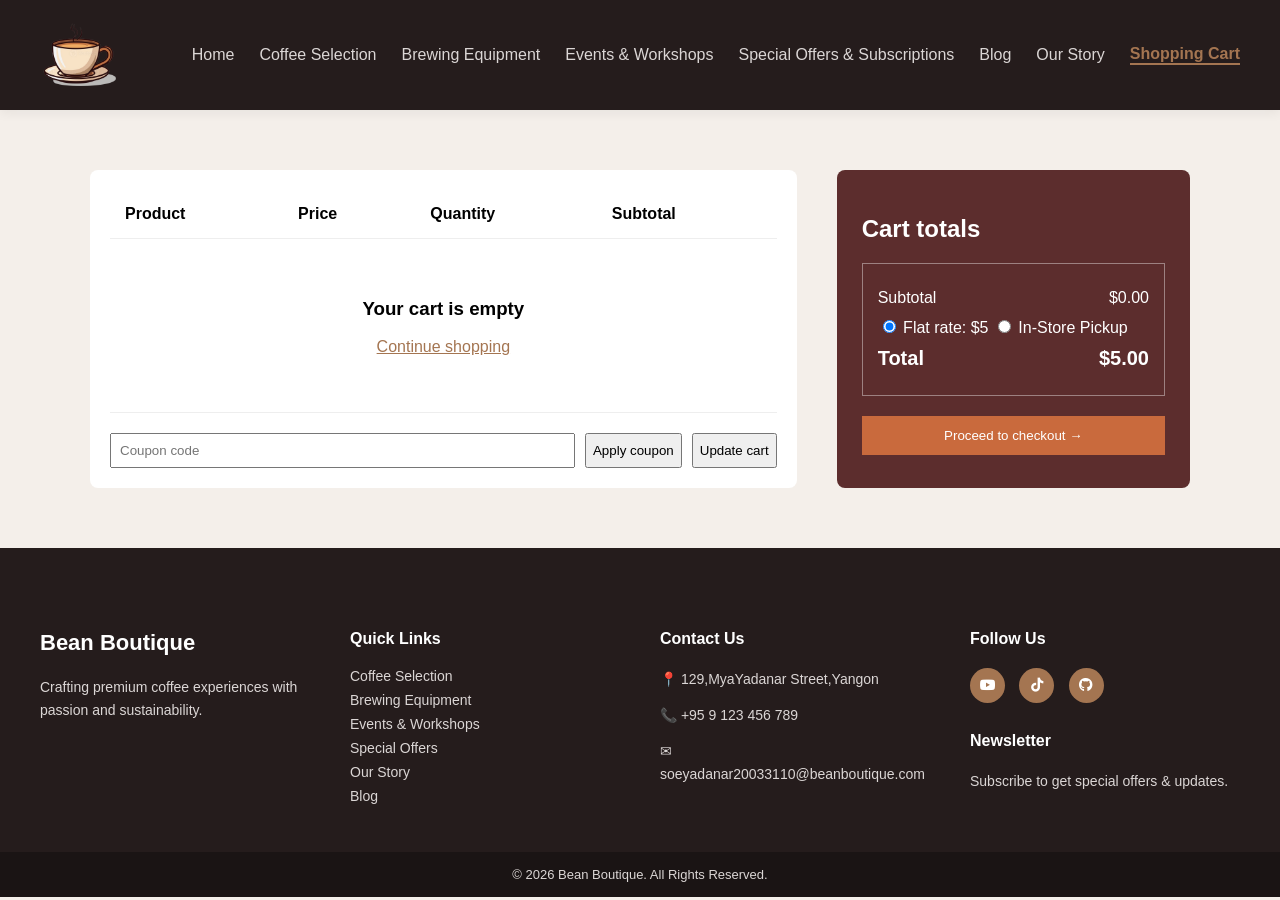
<file: cart.html>
<!DOCTYPE html>
<html lang="en">

<head>
    <meta charset="UTF-8">
    <meta name="viewport" content="width=device-width, initial-scale=1.0">
    <meta http-equiv="Content-Security-Policy" content="default-src 'self' https:; script-src 'self' 'unsafe-inline' https:; style-src 'self' 'unsafe-inline' https:; img-src 'self' data: https:;">
    <title>Shopping Cart</title>
    <link rel="icon" href="images/icon.png" type="image/png">
    <link rel="stylesheet" href="style.css">
    <link rel="stylesheet" href="https://cdnjs.cloudflare.com/ajax/libs/font-awesome/6.5.0/css/all.min.css">

</head>

<body>

    <!-- nav start -->
    <nav class="navbar">

        <a href="index.html" class="logo">
            <img src="images/icon1-removebg-preview.png" alt="Bean Boutique Logo">
        </a>

        <div class="nav-menu">
            <a href="index.html">Home</a>
            <a href="coffeeselection.html">Coffee Selection</a>
            <a href="brewing.html">Brewing Equipment</a>

            <!-- Dropdown -->
            <div class="dropdown">
                <a href="eventwork.html">Events & Workshops</a>

            </div>

            <a href="offer.html">Special Offers & Subscriptions</a>

            <div class="dropdown">
                <a href="blog.html">Blog </a>

            </div>

            <a href="story.html">Our Story</a>
            <a href="cart.html" class="active">Shopping Cart</a>

        </div>

        <div class="menu-toggle">☰</div>

    </nav>
    <!-- nav end -->

    <section class="cart-container">

        <div class="cart-grid">

            <!-- LEFT CART TABLE -->

            <div class="cart-table">

                <table>

                    <thead>

                        <tr>
                            <th>Product</th>
                            <th>Price</th>
                            <th>Quantity</th>
                            <th>Subtotal</th>
                        </tr>

                    </thead>

                    <tbody id="cartItems"></tbody>

                </table>


                <div class="coupon-section">

                    <input type="text" id="couponCode" placeholder="Coupon code">

                    <button id="applyCoupon">Apply coupon</button>

                    <button onclick="updateCart()">Update cart</button>

                </div>

            </div>


            <!-- RIGHT TOTAL PANEL -->

            <div class="cart-totals">

                <h2>Cart totals</h2>

                <div class="totals-box">

                    <p>
                        Subtotal
                        <span id="subtotal">$0</span>
                    </p>

                    <div class="shipping">

                        <label>
                            <input type="radio" name="ship" value="5" checked>
                            Flat rate: $5
                        </label>

                        <label>
                            <input type="radio" name="ship" value="0">
                            In-Store Pickup
                        </label>

                    </div>

                    <p class="total">
                        Total
                        <span id="grandTotal">$0</span>
                    </p>

                </div>

                <button class="checkout-btn" onclick="checkout()">
                    Proceed to checkout →
                </button>

            </div>

        </div>

    </section>


    <div id="successPopup" class="popup">

        <div class="popup-box">

            <h3>Order Successful ☕</h3>

            <button onclick="closePopup()">OK</button>

        </div>

    </div>





    <!-- footer section start -->
    <footer class="footer">

        <div class="footer-container">

            <!-- Column 1 -->
            <div class="footer-col">
                <h3 class="footer-logo">Bean Boutique</h3>
                <p>
                    Crafting premium coffee experiences with passion and sustainability.
                </p>
            </div>

            <!-- Column 2 -->
            <div class="footer-col">
                <h4>Quick Links</h4>
                <a href="coffeeselection.html">Coffee Selection</a>
                <a href="brewing.html">Brewing Equipment</a>
                <a href="eventwork.html">Events & Workshops</a>
                <a href="offer.html">Special Offers</a>
                <a href="story.html">Our Story</a>
                <a href="blog.html">Blog</a>
            </div>

            <!-- Column 3 -->
            <div class="footer-col">
                <h4>Contact Us</h4>
                <p>📍 129,MyaYadanar Street,Yangon</p>
                <p>📞 +95 9 123 456 789</p>
                <p>✉ soeyadanar20033110@beanboutique.com</p>
            </div>

            <!-- Column 4 -->
            <div class="footer-col">
                <h4>Follow Us</h4>
                <div class="social-icons">
                    <a href="https://www.youtube.com/" target="_blank"><i class="fa-brands fa-youtube"></i></a>
                    <a href="https://www.tiktok.com/en/" target="_blank"><i class="fa-brands fa-tiktok"></i></a>
                    <a href="https://github.com/yadanar-kim/yadanar-kim.github.io" target="_blank"><i
                            class="fa-brands fa-github"></i></a>
                </div>

                <h4>Newsletter</h4>
                <p>Subscribe to get special offers & updates.</p>

                <!-- <div class="newsletter-box">
    <input type="email" placeholder="Your Email">
    <button>Subscribe</button>
  </div> -->
            </div>

        </div>

        <div class="footer-bottom">
            © 2026 Bean Boutique. All Rights Reserved.
        </div>

    </footer>
    <!-- footer section end -->
    <script>
        // ===== SIMPLE CART FIX =====
        document.addEventListener('DOMContentLoaded', function () {

            // Get cart from localStorage
            function getCart() {
                try {
                    return JSON.parse(localStorage.getItem('coffeeCart')) || [];
                } catch (e) {
                    return [];
                }
            }

            // Save cart to localStorage
            function saveCart(cart) {
                try {
                    localStorage.setItem('coffeeCart', JSON.stringify(cart));
                } catch (e) { }
            }

            // Format price
            function formatPrice(price) {
                return '$' + parseFloat(price).toFixed(2);
            }

            // Calculate subtotal
            function calculateSubtotal(cart) {
                return cart.reduce((sum, item) => sum + (item.price * item.quantity), 0);
            }

            // Update cart count
            function updateCartCount() {
                const cart = getCart();
                const totalItems = cart.reduce((sum, item) => sum + item.quantity, 0);

                const cartLink = document.querySelector('a[href="cart.html"]');
                if (cartLink) {
                    const existingSpan = cartLink.querySelector('.cart-count');
                    if (existingSpan) existingSpan.remove();

                    if (totalItems > 0) {
                        const countSpan = document.createElement('span');
                        countSpan.className = 'cart-count';
                        countSpan.style.cssText = 'background:#A47551; color:white; border-radius:50%; padding:2px 6px; font-size:12px; margin-left:5px; display:inline-block;';
                        countSpan.textContent = totalItems;
                        cartLink.appendChild(countSpan);
                    }
                }
            }

            // Update totals
            function updateTotals() {
                const cart = getCart();
                const subtotal = calculateSubtotal(cart);

                const shippingRadio = document.querySelector('input[name="ship"]:checked');
                const shipping = shippingRadio ? parseFloat(shippingRadio.value) : 5;

                const subtotalSpan = document.getElementById('subtotal');
                const grandTotalSpan = document.getElementById('grandTotal');

                if (subtotalSpan) subtotalSpan.textContent = formatPrice(subtotal);
                if (grandTotalSpan) grandTotalSpan.textContent = formatPrice(subtotal + shipping);
            }

            // Display cart
            function displayCart() {
                const cart = getCart();
                const tbody = document.getElementById('cartItems');
                if (!tbody) return;

                if (cart.length === 0) {
                    tbody.innerHTML = '<tr><td colspan="4" style="text-align:center; padding:40px;"><h3>Your cart is empty</h3><p><a href="coffeeselection1.html" style="color:#A47551;">Continue shopping</a></p></td></tr>';
                    return;
                }

                let html = '';
                cart.forEach((item, index) => {
                    html += `
            <tr>
                <td>
                    <div class="product">
                        <img src="${item.image || 'images/placeholder.jpg'}" alt="${item.name}" style="width:60px; height:60px; object-fit:cover; border-radius:8px;">
                        <div>
                            <h4 style="margin:0;">${item.name}</h4>
                            <button class="remove-btn" data-index="${index}" style="color:#ff4444; background:none; border:none; cursor:pointer; font-size:12px;">Remove</button>
                        </div>
                    </div>
                </td>
                <td>${formatPrice(item.price)}</td>
                <td>
                    <div style="display:flex; align-items:center; gap:10px;">
                        <button class="qty-btn" data-index="${index}" data-action="decrease" style="width:30px; height:30px; border:1px solid #ddd; background:white; cursor:pointer;">-</button>
                        <span style="min-width:30px; text-align:center;">${item.quantity}</span>
                        <button class="qty-btn" data-index="${index}" data-action="increase" style="width:30px; height:30px; border:1px solid #ddd; background:white; cursor:pointer;">+</button>
                    </div>
                </td>
                <td>${formatPrice(item.price * item.quantity)}</td>
            </tr>
            `;
                });

                tbody.innerHTML = html;

                // Add remove button events
                document.querySelectorAll('.remove-btn').forEach(btn => {
                    btn.addEventListener('click', function () {
                        const index = this.getAttribute('data-index');
                        let cart = getCart();
                        cart.splice(index, 1);
                        saveCart(cart);
                        displayCart();
                        updateTotals();
                        updateCartCount();
                        alert('Item removed from cart');
                    });
                });

                // Add quantity button events
                document.querySelectorAll('.qty-btn').forEach(btn => {
                    btn.addEventListener('click', function () {
                        const index = this.getAttribute('data-index');
                        const action = this.getAttribute('data-action');
                        let cart = getCart();

                        if (action === 'increase') {
                            cart[index].quantity++;
                        } else if (action === 'decrease') {
                            cart[index].quantity--;
                            if (cart[index].quantity <= 0) {
                                cart.splice(index, 1);
                                alert('Item removed from cart');
                            }
                        }

                        saveCart(cart);
                        displayCart();
                        updateTotals();
                        updateCartCount();
                    });
                });
            }

            // Apply coupon
            document.getElementById('applyCoupon')?.addEventListener('click', function () {
                const code = document.getElementById('couponCode')?.value;
                if (code === 'COFFEE10') {
                    alert('Coupon applied: 10% off! (Demo only)');
                } else {
                    alert('Invalid coupon code');
                }
            });

            // Update cart button
            window.updateCart = function () {
                displayCart();
                updateTotals();
            };

            // Checkout
            window.checkout = function () {
                if (getCart().length === 0) {
                    alert('Your cart is empty!');
                    return;
                }
                document.getElementById('successPopup').style.display = 'flex';
                localStorage.removeItem('coffeeCart');
                displayCart();
                updateTotals();
                updateCartCount();
            };

            // Close popup
            window.closePopup = function () {
                document.getElementById('successPopup').style.display = 'none';
            };

            // Initialize
            displayCart();
            updateTotals();
            updateCartCount();

            // Shipping radio change
            document.querySelectorAll('input[name="ship"]').forEach(radio => {
                radio.addEventListener('change', updateTotals);
            });
        });
    </script>
</body>

</html>
</file>
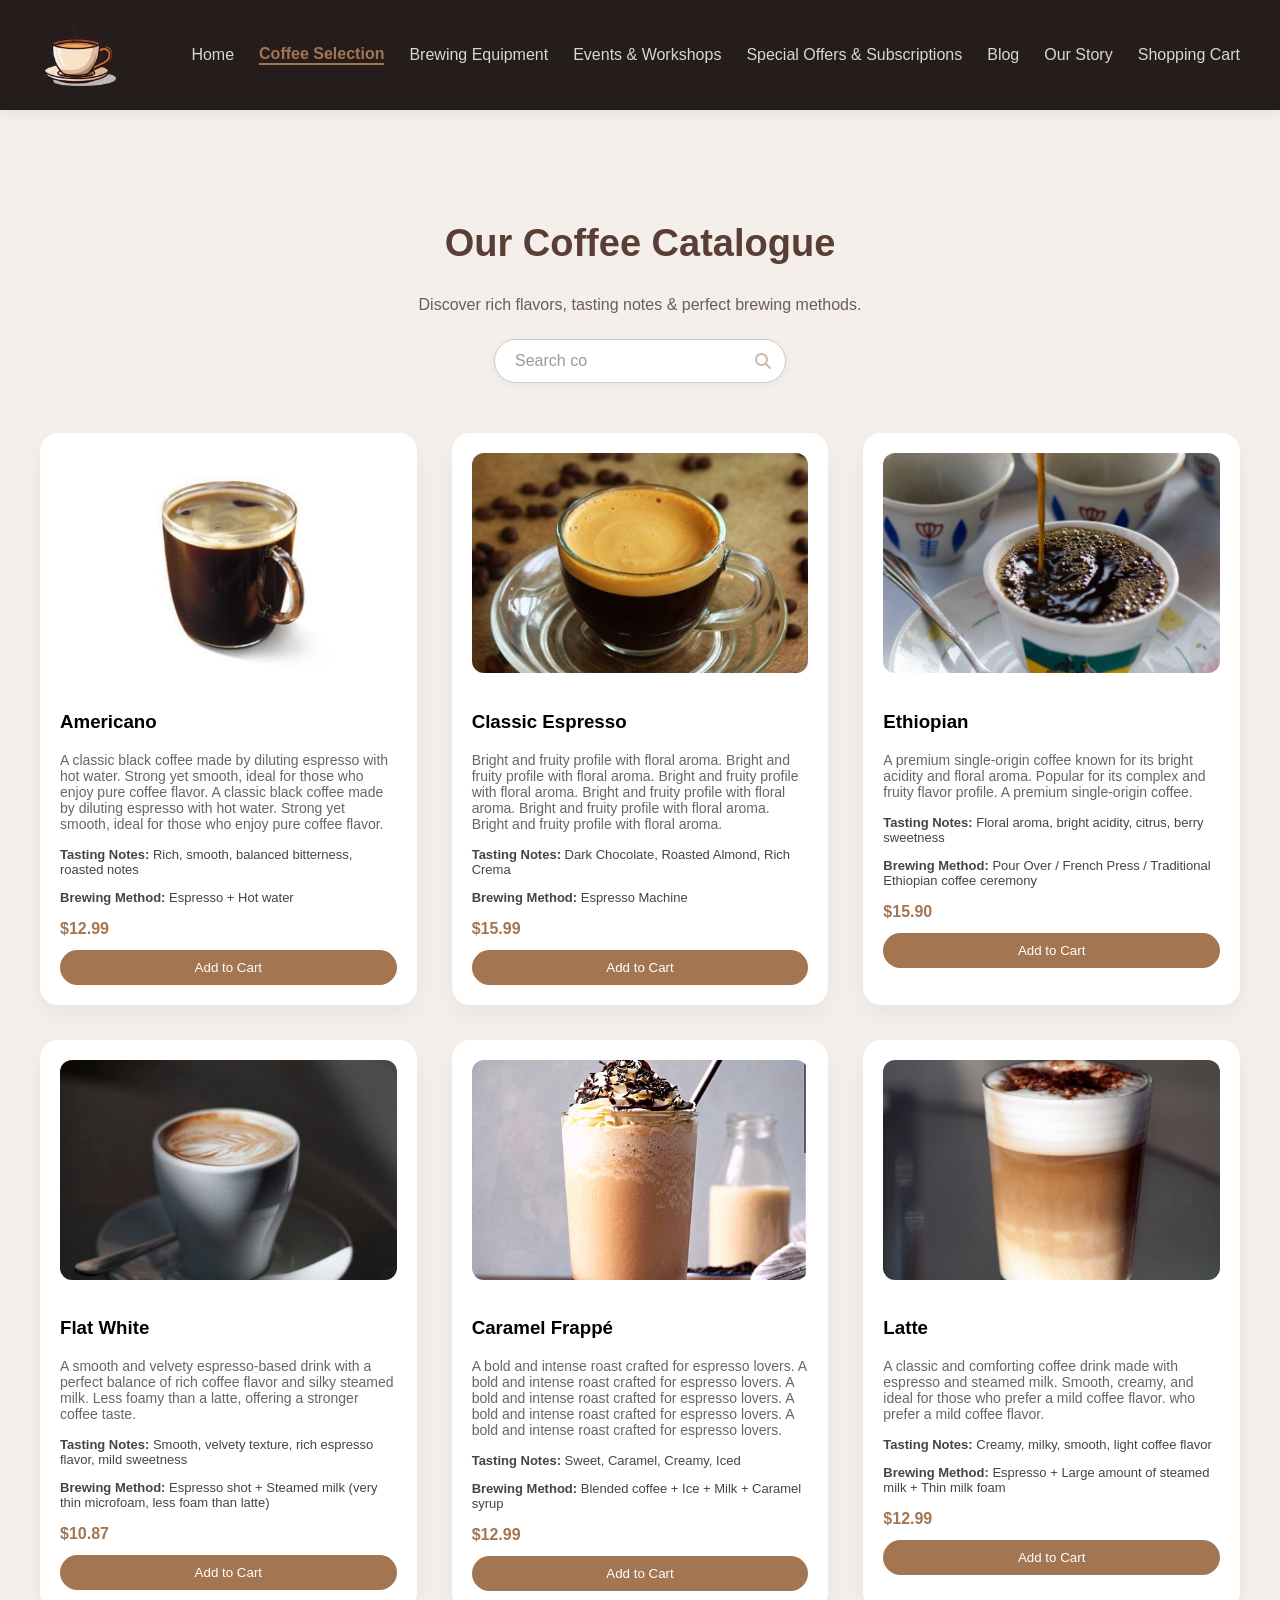
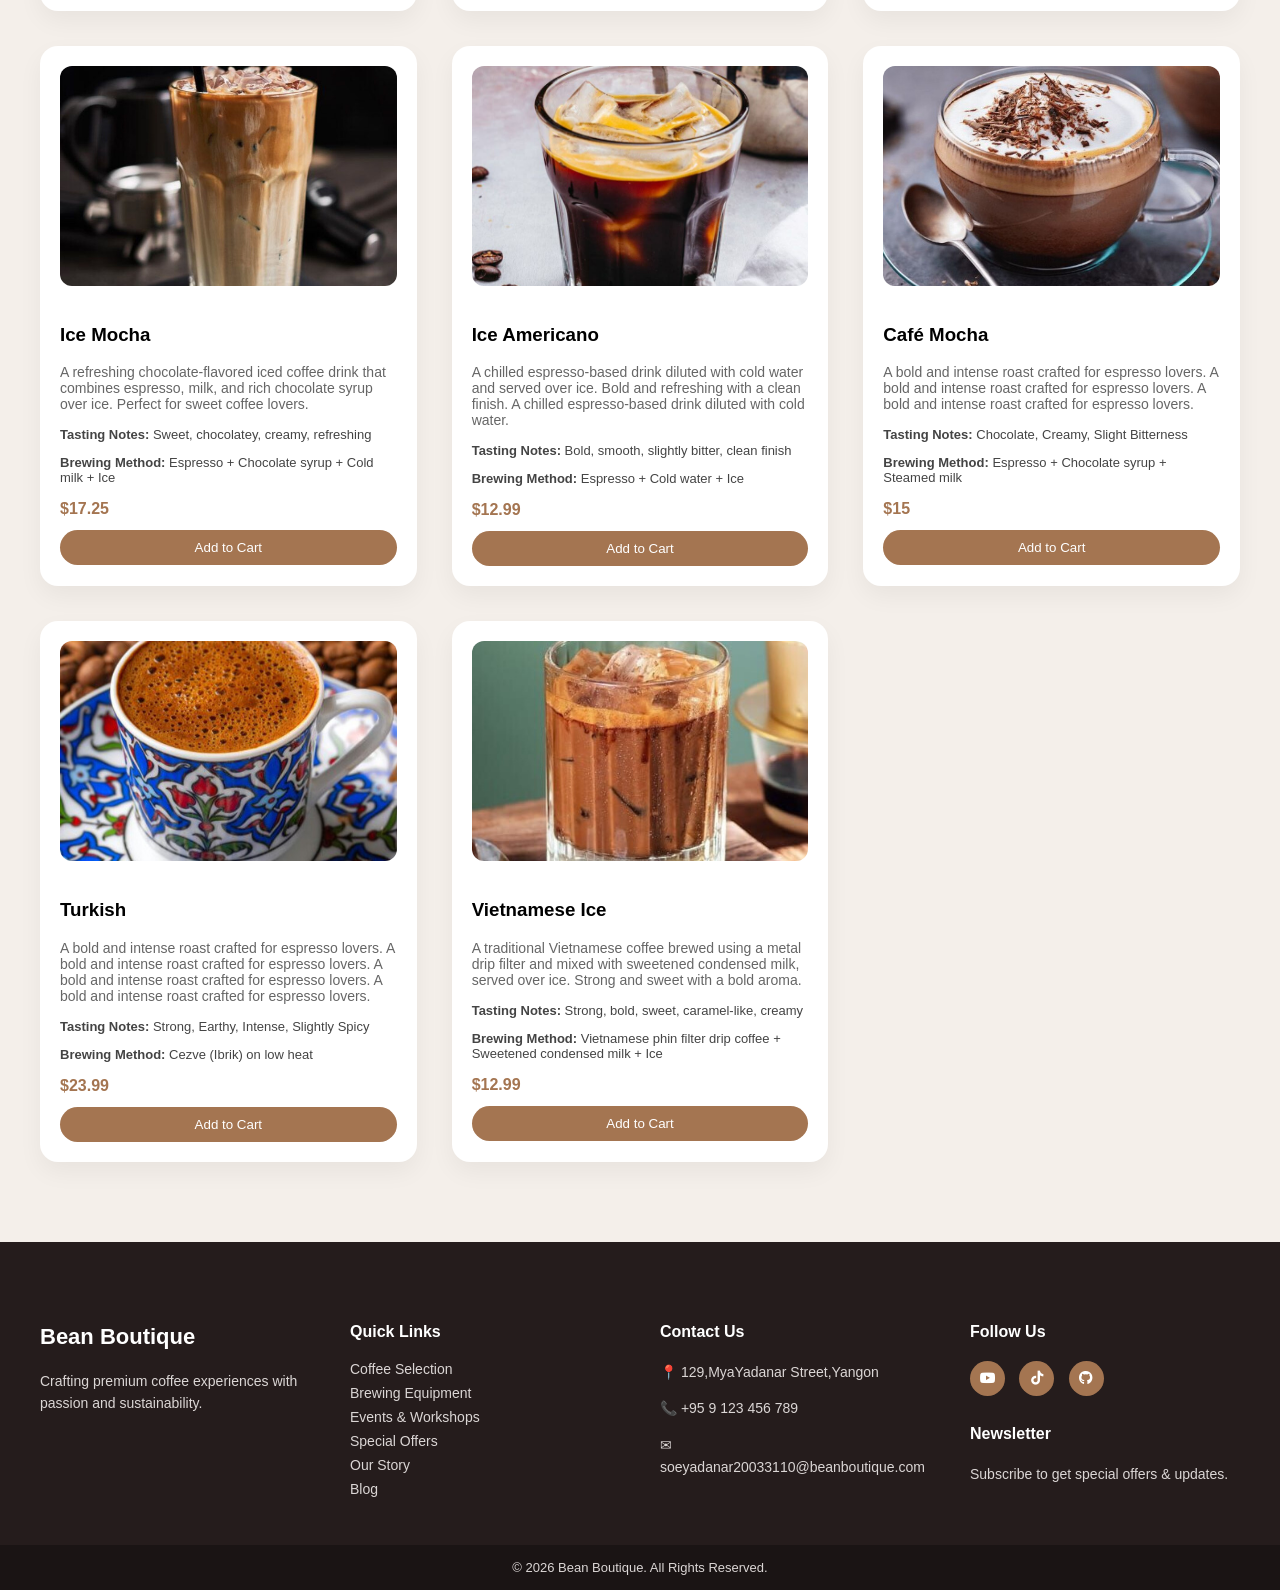
<file: coffeeselection.html>
<!DOCTYPE html>
<html lang="en">

<head>
  <meta charset="UTF-8">
  <meta name="viewport" content="width=device-width, initial-scale=1.0">
  <title>Coffee Selection</title>
  <link rel="stylesheet" href="style.css">
  <link rel="icon" href="images/icon.png" type="images">
  <link rel="stylesheet" href="https://cdnjs.cloudflare.com/ajax/libs/font-awesome/6.5.0/css/all.min.css">
  <link href="https://unpkg.com/aos@2.3.1/dist/aos.css" rel="stylesheet">



</head>

<body>
  <!-- nav start -->
  <nav class="navbar">

    <a href="index.html" class="logo">
    <img src="images/icon1-removebg-preview.png" alt="Bean Boutique Logo">
  </a>
    <div class="nav-menu">
      <a href="index.html">Home</a>
      <a href="coffeeselection.html" class="active">Coffee Selection</a>
      <a href="brewing.html">Brewing Equipment</a>

      <!-- Dropdown -->
      <div class="dropdown">
        <a href="eventwork.html">Events & Workshops</a>

      </div>

      <a href="offer.html">Special Offers & Subscriptions</a>

      <div class="dropdown">
        <a href="blog.html">Blog </a>

      </div>

      <a href="story.html">Our Story</a>
      <a href="cart.html">Shopping Cart</a>

    </div>

    <div class="menu-toggle">☰</div>

  </nav>
  <!-- nav end -->

  <!-- coffeeselection start -->
  <section class="coffee-page">

    <!-- Hero -->
    <div class="coffee-hero">
      <h1>Our Coffee Catalogue</h1>
      <p>Discover rich flavors, tasting notes & perfect brewing methods.</p>

      <!-- Animated Search -->
      <div class="coffee-search">
  <input type="text" id="coffeeSearch" placeholder="" class="typing-active">
</div>
    </div>

    <!-- Catalogue Grid -->
    <div class="coffee-grid">

      <!-- Item 1 -->
      <div class="coffee-item">
        <img src="images/americanocoffee.jpg" alt="">
        <h3>Americano</h3>

        <p class="coffee-desc">
          A classic black coffee made by diluting espresso with hot water. Strong yet smooth, ideal for those who enjoy
          pure coffee flavor.
          A classic black coffee made by diluting espresso with hot water. Strong yet smooth, ideal for those who enjoy
          pure coffee flavor.
        </p>

        <div class="coffee-info">
          <p><strong>Tasting Notes:</strong> Rich, smooth, balanced bitterness, roasted notes</p>
          <p><strong>Brewing Method:</strong> Espresso + Hot water</p>
        </div>

        <div class="coffee-bottom">
          <span class="coffee-price">$12.99</span>
        <button class="add-cart-btn">

Add to Cart

</button>
        </div>


      </div>

      <!-- Item 2 -->
      <div class="coffee-item">
        <img src="images/espressocoffee.jpg" alt="">
        <h3>Classic Espresso</h3>

        <p class="coffee-desc">
          Bright and fruity profile with floral aroma.
           Bright and fruity profile with floral aroma.
            Bright and fruity profile with floral aroma.
             Bright and fruity profile with floral aroma.
              Bright and fruity profile with floral aroma.
               Bright and fruity profile with floral aroma.
        </p>

        <div class="coffee-info">
          <p><strong>Tasting Notes:</strong> Dark Chocolate, Roasted Almond, Rich Crema</p>
          <p><strong>Brewing Method:</strong> Espresso Machine</p>
        </div>

        <div class="coffee-bottom">
          <span class="coffee-price">$15.99</span>
          <button class="add-cart-btn">
Add to Cart
</button>
        </div>


      </div>

      <!-- Item 3 -->
      <div class="coffee-item">
        <img src="images/ethiopian coffee.jpg" alt="">
        <h3>Ethiopian</h3>

        <p class="coffee-desc">
          A premium single-origin coffee known for its bright acidity and floral aroma. Popular for its complex and
          fruity flavor profile.
          A premium single-origin coffee.
        </p>

        <div class="coffee-info">
          <p><strong>Tasting Notes:</strong> Floral aroma, bright acidity, citrus, berry sweetness</p>
          <p><strong>Brewing Method:</strong> Pour Over / French Press / Traditional Ethiopian coffee ceremony</p>
        </div>

        <div class="coffee-bottom">
          <span class="coffee-price">$15.90</span>
          <button class="add-cart-btn">
Add to Cart
</button>
        </div>



      </div>

      <!-- Item 4 -->
      <div class="coffee-item">
        <img src="images/flatwhitecoffee.jpg" alt="">
        <h3>Flat White</h3>

        <p class="coffee-desc">
          A smooth and velvety espresso-based drink with a perfect balance of rich coffee flavor and silky steamed milk.
          Less foamy than a latte, offering a stronger coffee taste.
        </p>

        <div class="coffee-info">
          <p><strong>Tasting Notes:</strong> Smooth, velvety texture, rich espresso flavor, mild sweetness</p>
          <p><strong>Brewing Method:</strong> Espresso shot + Steamed milk (very thin microfoam, less foam than latte)
          </p>
        </div>

        <div class="coffee-bottom">
          <span class="coffee-price">$10.87</span>
          <button class="add-cart-btn">
Add to Cart
</button>

        </div>



      </div>

      <!-- Item 5 -->
      <div class="coffee-item">
        <img src="images/frappecoffee.jpg" alt="">
        <h3>Caramel Frappé</h3>

        <p class="coffee-desc">
          A bold and intense roast crafted for espresso lovers.
           A bold and intense roast crafted for espresso lovers.
            A bold and intense roast crafted for espresso lovers.
             A bold and intense roast crafted for espresso lovers.
              A bold and intense roast crafted for espresso lovers.
        </p>

        <div class="coffee-info">
          <p><strong>Tasting Notes:</strong> Sweet, Caramel, Creamy, Iced</p>
          <p><strong>Brewing Method:</strong> Blended coffee + Ice + Milk + Caramel syrup</p>
        </div>

        <div class="coffee-bottom">

          <span class="coffee-price">$12.99</span>
          <button class="add-cart-btn">
Add to Cart
</button>

        </div>



      </div>

      <!-- Item 6 -->
      <div class="coffee-item">
        <img src="images/lattecoffee.jpg" alt="">
        <h3>Latte</h3>

        <p class="coffee-desc">
          A classic and comforting coffee drink made with espresso and steamed milk. Smooth, creamy, and ideal for those
          who prefer a mild coffee flavor.
          who prefer a mild coffee flavor.
        </p>

        <div class="coffee-info">
          <p><strong>Tasting Notes:</strong> Creamy, milky, smooth, light coffee flavor</p>
          <p><strong>Brewing Method:</strong> Espresso + Large amount of steamed milk + Thin milk foam</p>
        </div>

        <div class="coffee-bottom">
          <span class="coffee-price">$12.99</span>
          <button class="add-cart-btn">
Add to Cart
</button>
        </div>



      </div>

      <!-- Item 7 -->
      <div class="coffee-item">
        <img src="images/icemocha.jpg" alt="">
        <h3>Ice Mocha</h3>

        <p class="coffee-desc">
          A refreshing chocolate-flavored iced coffee drink that combines espresso, milk, and rich chocolate syrup over
          ice. Perfect for sweet coffee lovers.
        </p>

        <div class="coffee-info">
          <p><strong>Tasting Notes:</strong> Sweet, chocolatey, creamy, refreshing</p>
          <p><strong>Brewing Method:</strong> Espresso + Chocolate syrup + Cold milk + Ice</p>
        </div>

        <div class="coffee-bottom">
          <span class="coffee-price">$17.25</span>
         <button class="add-cart-btn">
Add to Cart
</button>
        </div>


      </div>

      <!-- Item 8 -->
      <div class="coffee-item">
        <img src="images/ice.jpg" alt="">
        <h3>Ice Americano</h3>

        <p class="coffee-desc">
          A chilled espresso-based drink diluted with cold water and served over ice. Bold and refreshing with a clean
          finish.
          A chilled espresso-based drink diluted with cold water.
        </p>

        <div class="coffee-info">
          <p><strong>Tasting Notes:</strong> Bold, smooth, slightly bitter, clean finish</p>
          <p><strong>Brewing Method:</strong> Espresso + Cold water + Ice</p>
        </div>

        <div class="coffee-bottom">
          <span class="coffee-price">$12.99</span>
          <button class="add-cart-btn">
Add to Cart
</button>
        </div>



      </div>

      <!-- Item 9 -->
      <div class="coffee-item">
        <img src="images/mocha.jpg" alt="">
        <h3>Café Mocha</h3>

        <p class="coffee-desc">
          A bold and intense roast crafted for espresso lovers.
          A bold and intense roast crafted for espresso lovers.
          A bold and intense roast crafted for espresso lovers.
          
        </p>

        <div class="coffee-info">
          <p><strong>Tasting Notes:</strong> Chocolate, Creamy, Slight Bitterness</p>
          <p><strong>Brewing Method:</strong> Espresso + Chocolate syrup + Steamed milk</p>
        </div>

        <div>
          <span class="coffee-price">$15</span>
          <button class="add-cart-btn">
Add to Cart
</button>
        </div>

      </div>

      <!-- Item 10 -->
      <div class="coffee-item">
        <img src="images/turkishcoffee.jpg" alt="">
        <h3>Turkish</h3>

        <p class="coffee-desc">
          A bold and intense roast crafted for espresso lovers.
          A bold and intense roast crafted for espresso lovers.
          A bold and intense roast crafted for espresso lovers.
          A bold and intense roast crafted for espresso lovers.
        </p>

        <div class="coffee-info">
          <p><strong>Tasting Notes:</strong> Strong, Earthy, Intense, Slightly Spicy</p>
          <p><strong>Brewing Method:</strong> Cezve (Ibrik) on low heat</p>
        </div>

        <div class="coffee-bottom">
          <span class="coffee-price">$23.99</span>
          <button class="add-cart-btn">
Add to Cart
</button>
        </div>

      </div>

      <!-- Item 11 -->
      <div class="coffee-item">
        <img src="images/vietnameseicecofe.jpg" alt="">
        <h3>Vietnamese Ice</h3>

        <p class="coffee-desc">
          A traditional Vietnamese coffee brewed using a metal drip filter and mixed with sweetened condensed milk,
          served over ice. Strong and sweet with a bold aroma.
        </p>

        <div class="coffee-info">
          <p><strong>Tasting Notes:</strong> Strong, bold, sweet, caramel-like, creamy</p>
          <p><strong>Brewing Method:</strong> Vietnamese phin filter drip coffee + Sweetened condensed milk + Ice</p>
        </div>

        <div class="coffee-bottom">
          <span class="coffee-price">$12.99</span>
          <button class="add-cart-btn">
Add to Cart
</button>
        </div>

      </div>

      

    </div>

  </section>
  <!-- coffeeselection end -->


  <!-- footer section start -->
  <footer class="footer">

    <div class="footer-container">

      <!-- Column 1 -->
      <div class="footer-col">
        <h3 class="footer-logo">Bean Boutique</h3>
        <p>
          Crafting premium coffee experiences with passion and sustainability.
        </p>
      </div>

      <!-- Column 2 -->
      <div class="footer-col">
        <h4>Quick Links</h4>
        <a href="coffeeselection.html">Coffee Selection</a>
        <a href="brewing.html">Brewing Equipment</a>
        <a href="#">Events & Workshops</a>
        <a href="#">Special Offers</a>
        <a href="">Our Story</a>
        <a href="">Blog</a>
      </div>

      <!-- Column 3 -->
      <div class="footer-col">
        <h4>Contact Us</h4>
        <p>📍 129,MyaYadanar Street,Yangon</p>
        <p>📞 +95 9 123 456 789</p>
        <p>✉ soeyadanar20033110@beanboutique.com</p>
      </div>

      <!-- Column 4 -->
      <div class="footer-col">
        <h4>Follow Us</h4>
        <div class="social-icons">
          <a href="https://www.youtube.com/"><i class="fa-brands fa-youtube"></i></a>
          <a href="https://www.tiktok.com/en/"><i class="fa-brands fa-tiktok"></i></a>
          <a href="https://github.com/yadanar-kim/yadanar-kim.github.io"><i class="fa-brands fa-github"></i></a>
        </div>

        <h4>Newsletter</h4>
        <p>Subscribe to get special offers & updates.</p>

        <!-- <div class="newsletter-box">
          <input type="email" placeholder="Your Email">
          <button>Subscribe</button>
        </div> -->
      </div>

    </div>

    <div class="footer-bottom">
      © 2026 Bean Boutique. All Rights Reserved.
    </div>

  </footer>
  <!-- footer section end -->

  <script src="javascript.js"></script>

</body>

</html>
</file>
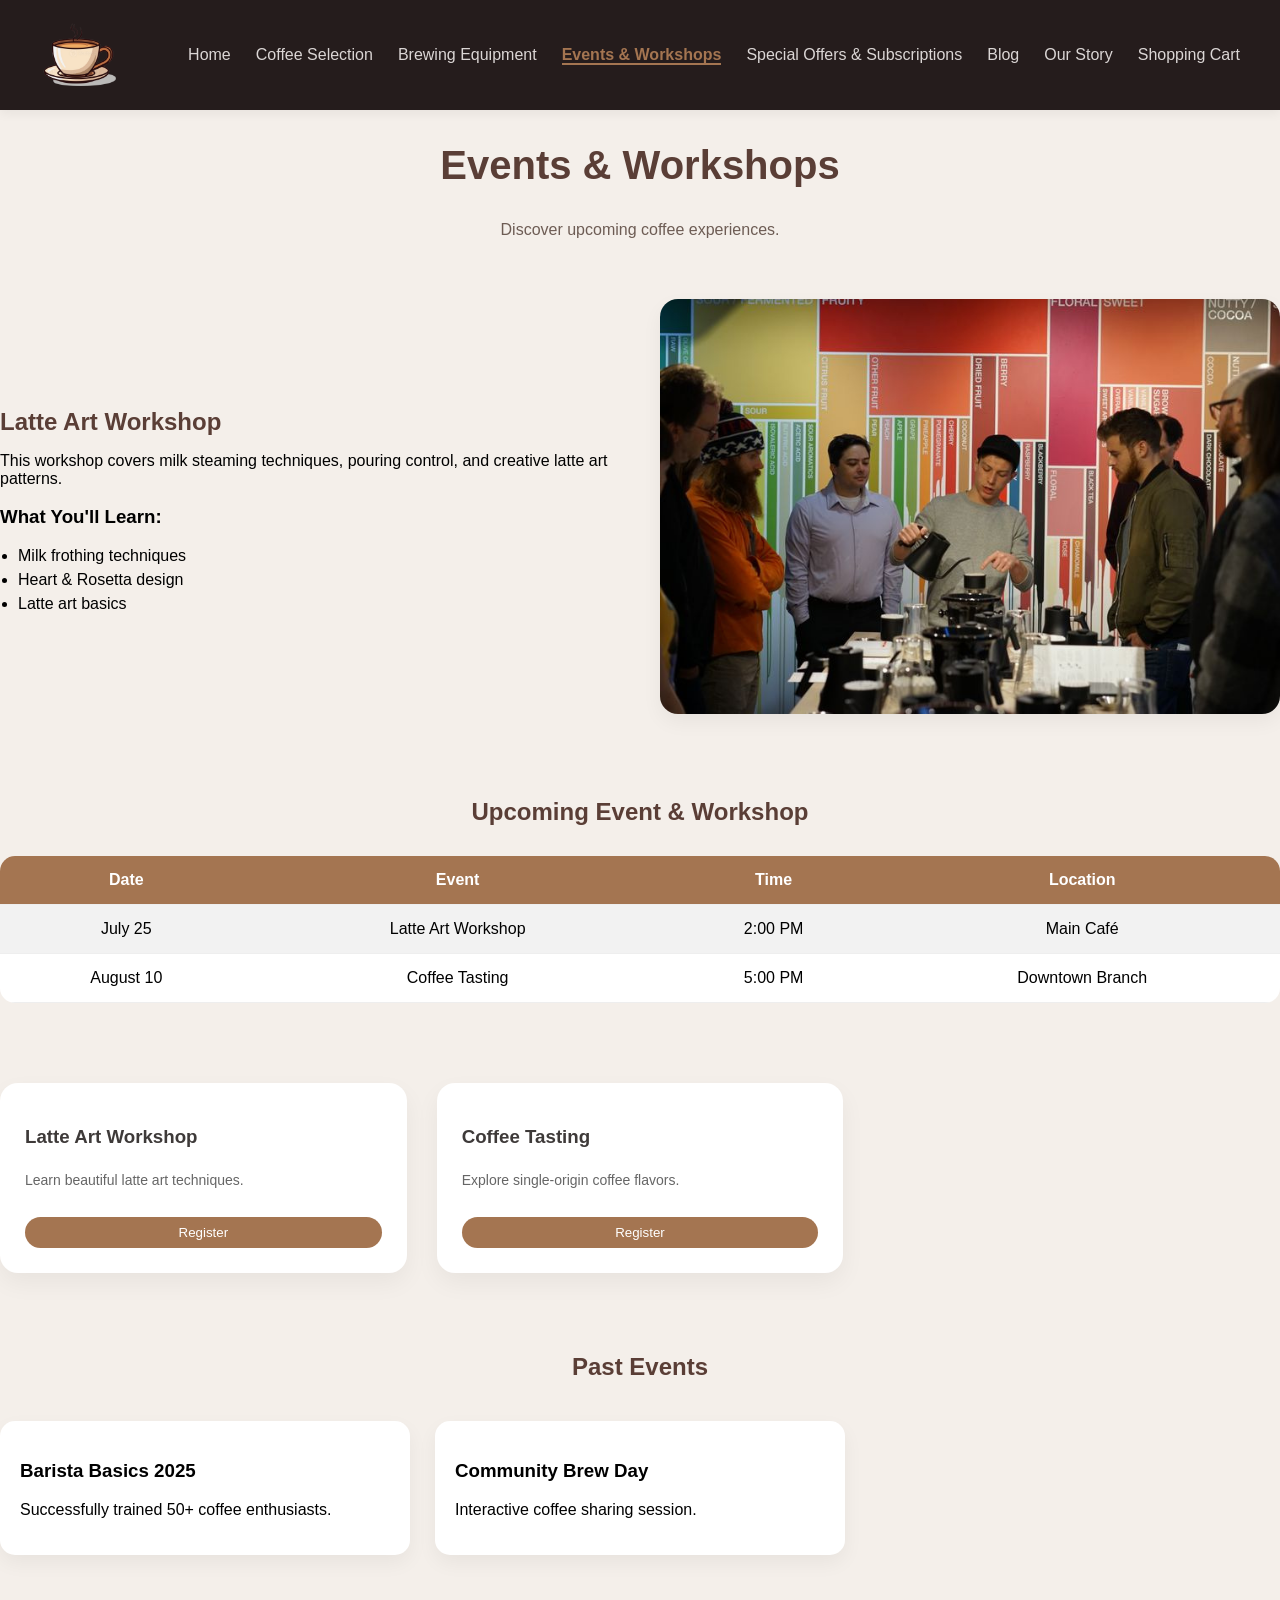
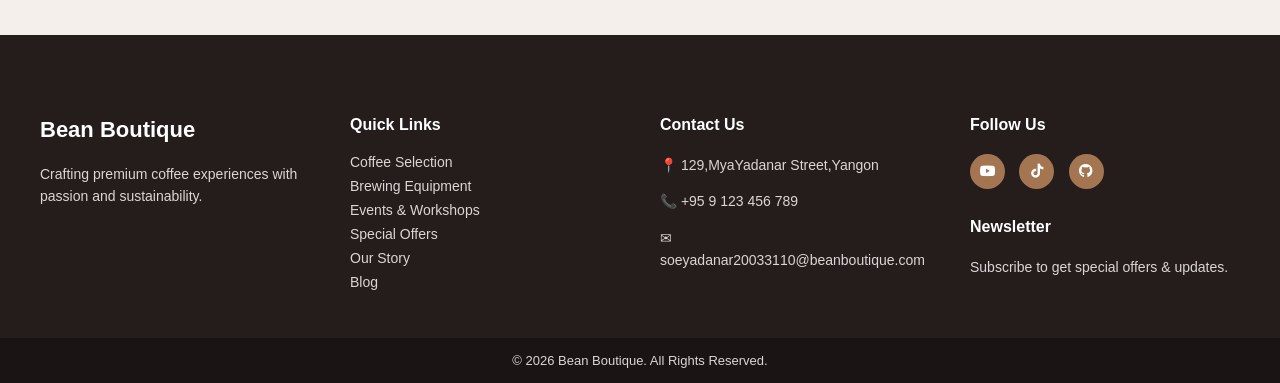
<file: eventwork.html>
<!DOCTYPE html>
<html lang="en">
<head>
    <meta charset="UTF-8">
    <meta name="viewport" content="width=device-width, initial-scale=1.0">
    <title>Event and Workshop</title>
    <link rel="icon" href="images/icon.png" type="image/png">
    <link rel="stylesheet" href="style.css">
      <link rel="stylesheet" href="https://cdnjs.cloudflare.com/ajax/libs/font-awesome/6.5.0/css/all.min.css">

</head>
<body>
      <!-- nav start -->
   <nav class="navbar">

 <a href="index.html" class="logo">
    <img src="images/icon1-removebg-preview.png" alt="Bean Boutique Logo">
  </a>

  <div class="nav-menu">
    <a href="index.html">Home</a>
    <a href="coffeeselection.html">Coffee Selection</a>
    <a href="brewing.html">Brewing Equipment</a>

    <!-- Dropdown -->
   <div class="dropdown">
  <a href="eventwork.html" class="active">Events & Workshops</a>
  
</div>

    <a href="offer.html">Special Offers & Subscriptions</a>

    <div class="dropdown">
      <a href="blog.html">Blog </a>
     
    </div>

    <a href="story.html">Our Story</a>
    <a href="cart.html">Shopping Cart</a>

  </div>

  <div class="menu-toggle">☰</div>

</nav>
     <!-- nav end -->

     <!-- event list start -->

     <section class="events-hero">
  <h1>Events & Workshops</h1>
  <p>Discover upcoming coffee experiences.</p>
</section>


      <!-- event list end -->

      <!-- event detail list -->
       <section id="latte-art" class="event-detail">
  <div class="detail-text">
    <h2>Latte Art Workshop</h2>
    <p>
      This workshop covers milk steaming techniques, pouring control,
      and creative latte art patterns.
    </p>

    <h3>What You'll Learn:</h3>
    <ul>
      <li>Milk frothing techniques</li>
      <li>Heart & Rosetta design</li>
      <li>Latte art basics</li>
    </ul>
  </div>

  <div class="detail-image">
    <img src="images/brewingmasterclas.jpg" alt="masterclass">
  </div>
</section>
       <!-- event detail list end -->

       <!-- calender section -->
        <section class="event-schedule">
  <h2>Upcoming Event & Workshop</h2>

  <table>
    <tr>
      <th>Date</th>
      <th>Event</th>
      <th>Time</th>
      <th>Location</th>
    </tr>
    <tr>
      <td>July 25</td>
      <td>Latte Art Workshop</td>
      <td>2:00 PM</td>
      <td>Main Café</td>
    </tr>
    <tr>
      <td>August 10</td>
      <td>Coffee Tasting</td>
      <td>5:00 PM</td>
      <td>Downtown Branch</td>
    </tr>
  </table>
</section>

<section class="event-list">

  <div class="event-card">
    <h3>Latte Art Workshop</h3>
    <p>Learn beautiful latte art techniques.</p>
    <button class="register-btn" data-event="Latte Art Workshop">Register</button>
  </div>

  <div class="event-card">
    <h3>Coffee Tasting</h3>
    <p>Explore single-origin coffee flavors.</p>
    <button class="register-btn" data-event="Coffee Tasting">Register</button>
  </div>

</section>
        <!-- calender section end -->

        <!-- past event section -->
         <section class="past-events">
  <h2>Past Events</h2>

  <div class="past-grid">
    <div>
      <h3>Barista Basics 2025</h3>
      <p>Successfully trained 50+ coffee enthusiasts.</p>
    </div>

    <div>
      <h3>Community Brew Day</h3>
      <p>Interactive coffee sharing session.</p>
    </div>
  </div>
</section>
         <!-- past event section end -->

         <!-- register modal form -->
          <div class="register-modal" id="registerModal">
  <div class="modal-content">
    <span class="event-close-btn">&times;</span>
    <h3 id="eventTitle">Event</h3>

    <form id="registerForm">
      <input type="text" placeholder="Your First Name" required>
      <input type="text" placeholder="Your last Name" required>
      <input type="email" placeholder="Your Email" required>
      <button type="submit">Submit</button>
    </form>

    <p class="success-msg" style="display:none;">
      Registration Successful!
    </p>
  </div>
</div>
          <!-- register modal form end -->

           <!-- footer section start -->
     <footer class="footer">

  <div class="footer-container">

    <!-- Column 1 -->
    <div class="footer-col">
      <h3 class="footer-logo">Bean Boutique</h3>
      <p>
        Crafting premium coffee experiences with passion and sustainability.
      </p>
    </div>

    <!-- Column 2 -->
    <div class="footer-col">
      <h4>Quick Links</h4>
      <a href="coffeeselection.html">Coffee Selection</a>
      <a href="brewing.html">Brewing Equipment</a>
      <a href="#">Events & Workshops</a>
      <a href="#">Special Offers</a>
      <a href="">Our Story</a>
      <a href="">Blog</a>
    </div>

    <!-- Column 3 -->
    <div class="footer-col">
      <h4>Contact Us</h4>
      <p>📍 129,MyaYadanar Street,Yangon</p>
      <p>📞 +95 9 123 456 789</p>
      <p>✉  soeyadanar20033110@beanboutique.com</p>
    </div>

    <!-- Column 4 -->
    <div class="footer-col">
      <h4>Follow Us</h4>
      <div class="social-icons">
        <a href="https://www.youtube.com/"><i class="fa-brands fa-youtube"></i></a>
        <a href="https://www.tiktok.com/en/"><i class="fa-brands fa-tiktok"></i></a>
        <a href="https://github.com/yadanar-kim/yadanar-kim.github.io"><i class="fa-brands fa-github"></i></a>
      </div>

       <h4>Newsletter</h4>
  <p>Subscribe to get special offers & updates.</p>
    </div>

  </div>

  <div class="footer-bottom">
    © 2026 Bean Boutique. All Rights Reserved.
  </div>

</footer>
     <!-- footer section end -->

      <script src="javascript.js"></script>

</body>
</html>
</file>
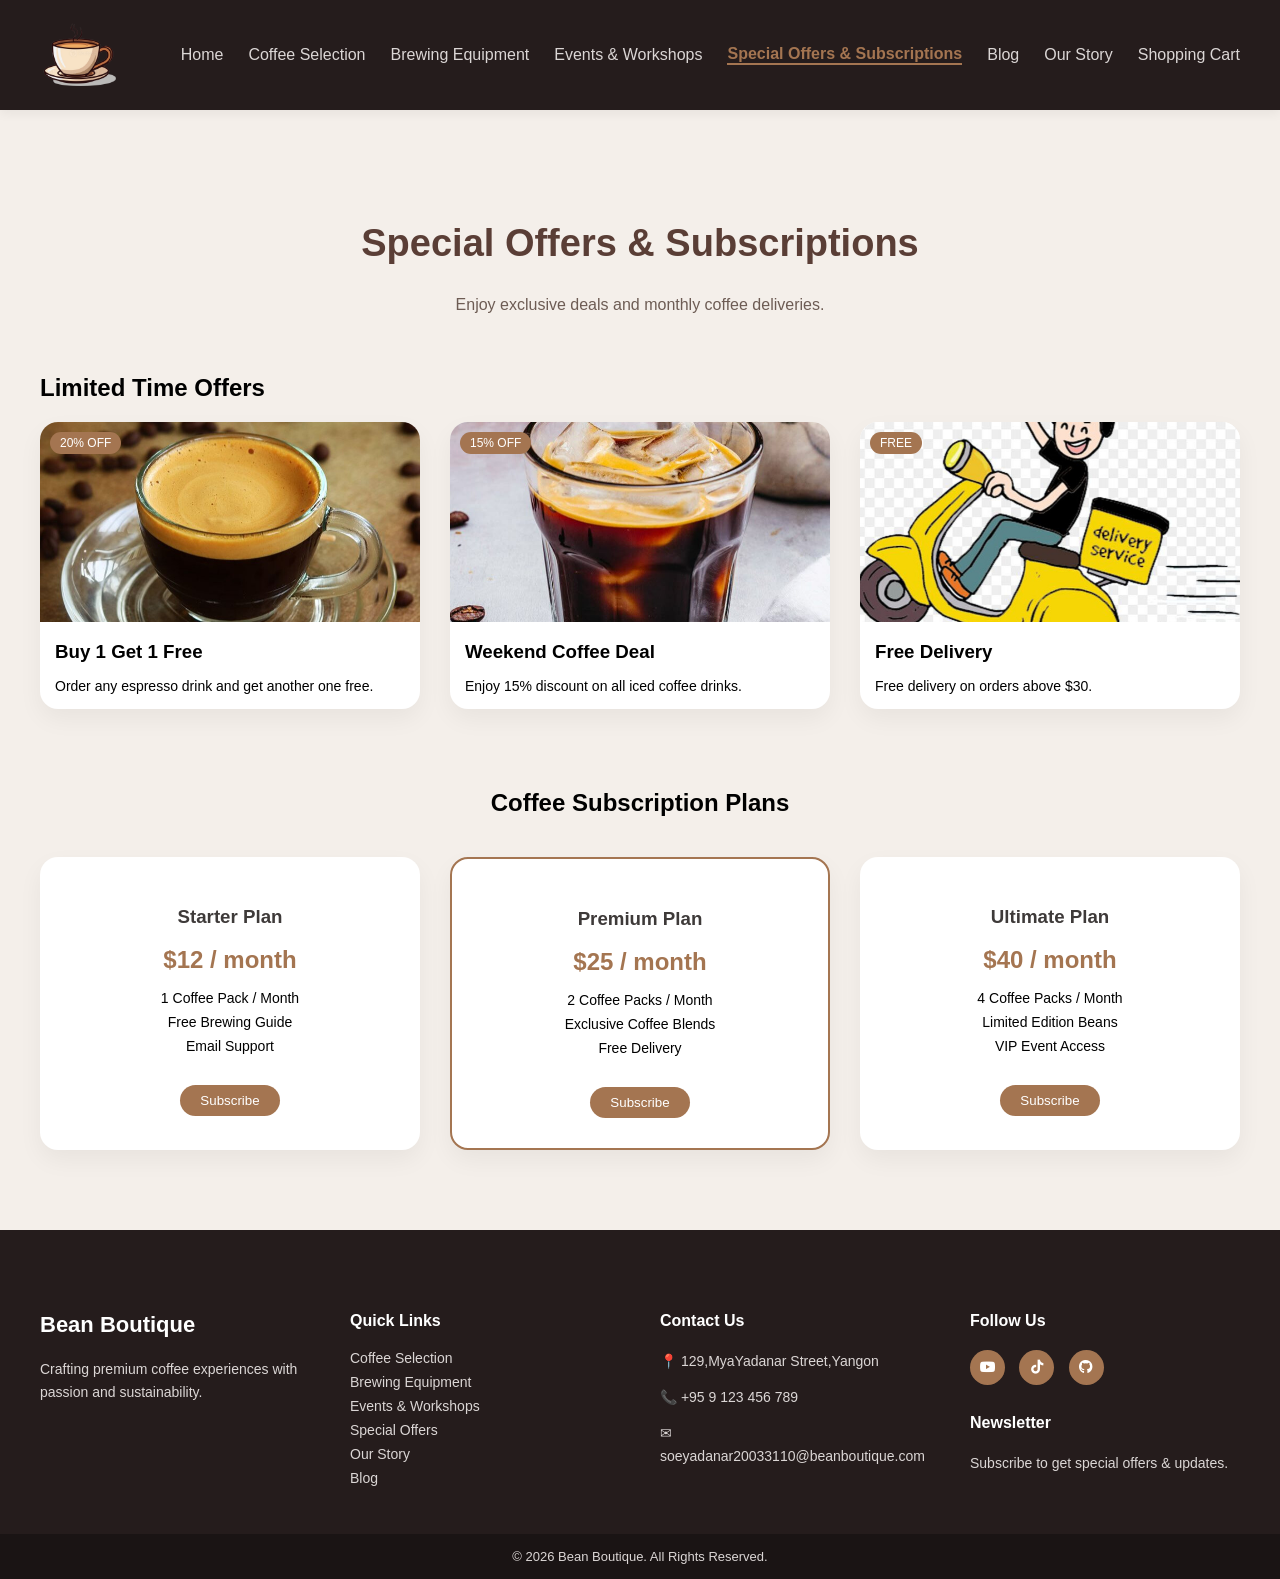
<file: offer.html>
<!DOCTYPE html>
<html lang="en">
<head>
    <meta charset="UTF-8">
    <meta name="viewport" content="width=device-width, initial-scale=1.0">
    <title>Special Offer</title>
    <link rel="icon" href="images/icon.png" type="image/png">
  <link rel="stylesheet" href="style.css">
  <link rel="stylesheet" href="https://cdnjs.cloudflare.com/ajax/libs/font-awesome/6.5.0/css/all.min.css">
</head>
<body>
     <!-- nav start -->
  <nav class="navbar">

    <a href="index.html" class="logo">
    <img src="images/icon1-removebg-preview.png" alt="Bean Boutique Logo">
  </a>

    <div class="nav-menu">
      <a href="index.html">Home</a>
      <a href="coffeeselection.html">Coffee Selection</a>
      <a href="brewing.html">Brewing Equipment</a>

      <!-- Dropdown -->
      <div class="dropdown">
        <a href="eventwork.html">Events & Workshops</a>

      </div>

      <a href="offer.html" class="active">Special Offers & Subscriptions</a>

      <div class="dropdown">
        <a href="blog.html">Blog </a>

      </div>

      <a href="story.html">Our Story</a>
      <a href="#">Shopping Cart</a>

    </div>

    <div class="menu-toggle">☰</div>

  </nav>
  <!-- nav end -->

  <!-- section start -->
   <section class="offers-page">

  <!-- HERO -->
  <div class="offers-hero">
    <h1>Special Offers & Subscriptions</h1>
    <p>Enjoy exclusive deals and monthly coffee deliveries.</p>
  </div>


  <!-- SPECIAL OFFERS -->
  <section class="special-offers">

    <h2>Limited Time Offers</h2>

    <div class="offers-grid">

      <div class="offer-card">
        <img src="images/espressocoffee.jpg" alt="ee">
        <h3>Buy 1 Get 1 Free</h3>
        <p>Order any espresso drink and get another one free.</p>
        <span class="offer-badge">20% OFF</span>
      </div>

      <div class="offer-card">
        <img src="images/ice.jpg" alt="ice">
        <h3>Weekend Coffee Deal</h3>
        <p>Enjoy 15% discount on all iced coffee drinks.</p>
        <span class="offer-badge">15% OFF</span>
      </div>

      <div class="offer-card">
        <img src="images/moto.jpg" alt="mo">
        <h3>Free Delivery</h3>
        <p>Free delivery on orders above $30.</p>
        <span class="offer-badge">FREE</span>
      </div>

    </div>

  </section>


  <!-- SUBSCRIPTION PLANS -->
  <section class="subscription-section">

    <h2>Coffee Subscription Plans</h2>

    <div class="subscription-grid">

      <div class="plan-card">
        <h3>Starter Plan</h3>
        <p class="price">$12 / month</p>
        <ul>
          <li>1 Coffee Pack / Month</li>
          <li>Free Brewing Guide</li>
          <li>Email Support</li>
        </ul>
        <button class="subscribe-btn" data-plan="Starter Plan">Subscribe</button>
      </div>

      <div class="plan-card popular">
        <h3>Premium Plan</h3>
        <p class="price">$25 / month</p>
        <ul>
          <li>2 Coffee Packs / Month</li>
          <li>Exclusive Coffee Blends</li>
          <li>Free Delivery</li>
        </ul>
        <button class="subscribe-btn" data-plan="Premium Plan">Subscribe</button>
      </div>

      <div class="plan-card">
        <h3>Ultimate Plan</h3>
        <p class="price">$40 / month</p>
        <ul>
          <li>4 Coffee Packs / Month</li>
          <li>Limited Edition Beans</li>
          <li>VIP Event Access</li>
        </ul>
        <button class="subscribe-btn" data-plan="Ultimate Plan">Subscribe</button>
      </div>

    </div>

  </section>

</section>
   <!-- section end -->

   <!-- register modal form -->
          <div class="register-modal" id="registerModal">
  <div class="modal-content">
    <span class="event-close-btn">&times;</span>
    <h3 id="eventTitle">Event</h3>

    <form id="registerForm">
      <input type="text" placeholder="Your First Name" required>
      <input type="text" placeholder="Your last Name" required>
      <input type="email" placeholder="Your Email" required>
      <button type="submit">Submit</button>
    </form>

    <p class="success-msg" style="display:none;">
      Subscription Successful!
    </p>
  </div>
</div>
          <!-- register modal form end -->

     <!-- footer section start -->
  <footer class="footer">

    <div class="footer-container">

      <!-- Column 1 -->
      <div class="footer-col">
        <h3 class="footer-logo">Bean Boutique</h3>
        <p>
          Crafting premium coffee experiences with passion and sustainability.
        </p>
      </div>

      <!-- Column 2 -->
      <div class="footer-col">
        <h4>Quick Links</h4>
        <a href="coffeeselection.html">Coffee Selection</a>
        <a href="brewing.html">Brewing Equipment</a>
        <a href="#">Events & Workshops</a>
        <a href="#">Special Offers</a>
        <a href="">Our Story</a>
        <a href="">Blog</a>
      </div>

      <!-- Column 3 -->
      <div class="footer-col">
        <h4>Contact Us</h4>
        <p>📍 129,MyaYadanar Street,Yangon</p>
        <p>📞 +95 9 123 456 789</p>
        <p>✉ soeyadanar20033110@beanboutique.com</p>
      </div>

      <!-- Column 4 -->
      <div class="footer-col">
        <h4>Follow Us</h4>
        <div class="social-icons">
          <a href="https://www.youtube.com/"><i class="fa-brands fa-youtube"></i></a>
          <a href="https://www.tiktok.com/en/"><i class="fa-brands fa-tiktok"></i></a>
          <a href="https://github.com/yadanar-kim/yadanar-kim.github.io"><i class="fa-brands fa-github"></i></a>
        </div>

        <h4>Newsletter</h4>
        <p>Subscribe to get special offers & updates.</p>

        <!-- <div class="newsletter-box">
    <input type="email" placeholder="Your Email">
    <button>Subscribe</button>
  </div> -->
      </div>

    </div>

    <div class="footer-bottom">
      © 2026 Bean Boutique. All Rights Reserved.
    </div>

  </footer>
  <!-- footer section end -->

  <!-- subscription modal box start -->
   <div class="subscription-modal" id="subscriptionModal">

  <div class="subscription-content">

    <span class="subscription-close">&times;</span>

    <h3 id="planTitle">Subscribe</h3>

    <form id="subscriptionForm">

      <input type="text" placeholder="Your Name" required>

      <input type="email" placeholder="Your Email" required>

      <button type="submit">Confirm Subscription</button>

    </form>

    <p class="subscription-success" style="display:none;">
      🎉 Subscription Successful!
    </p>

  </div>

</div>
   <!-- subscription modal box end -->

   <script src="javascript.js"></script>
</body>
</html>
</file>
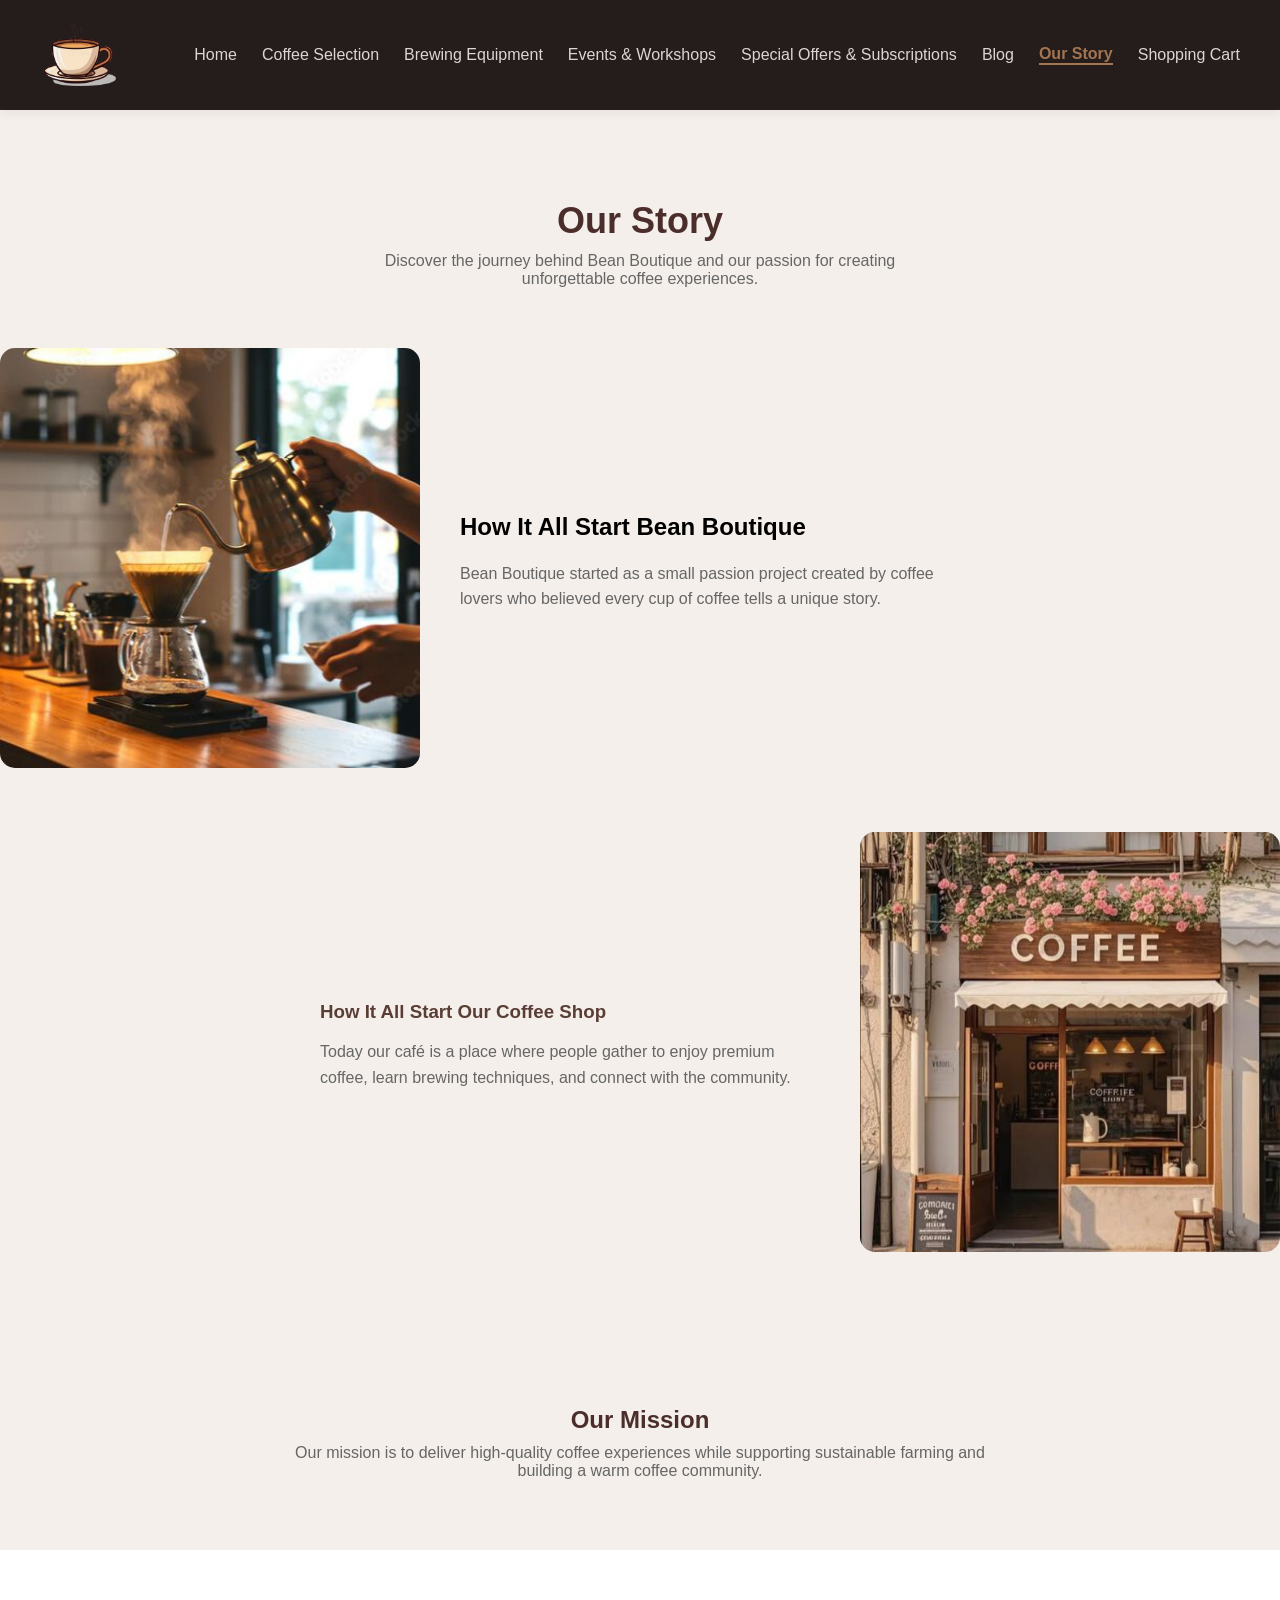
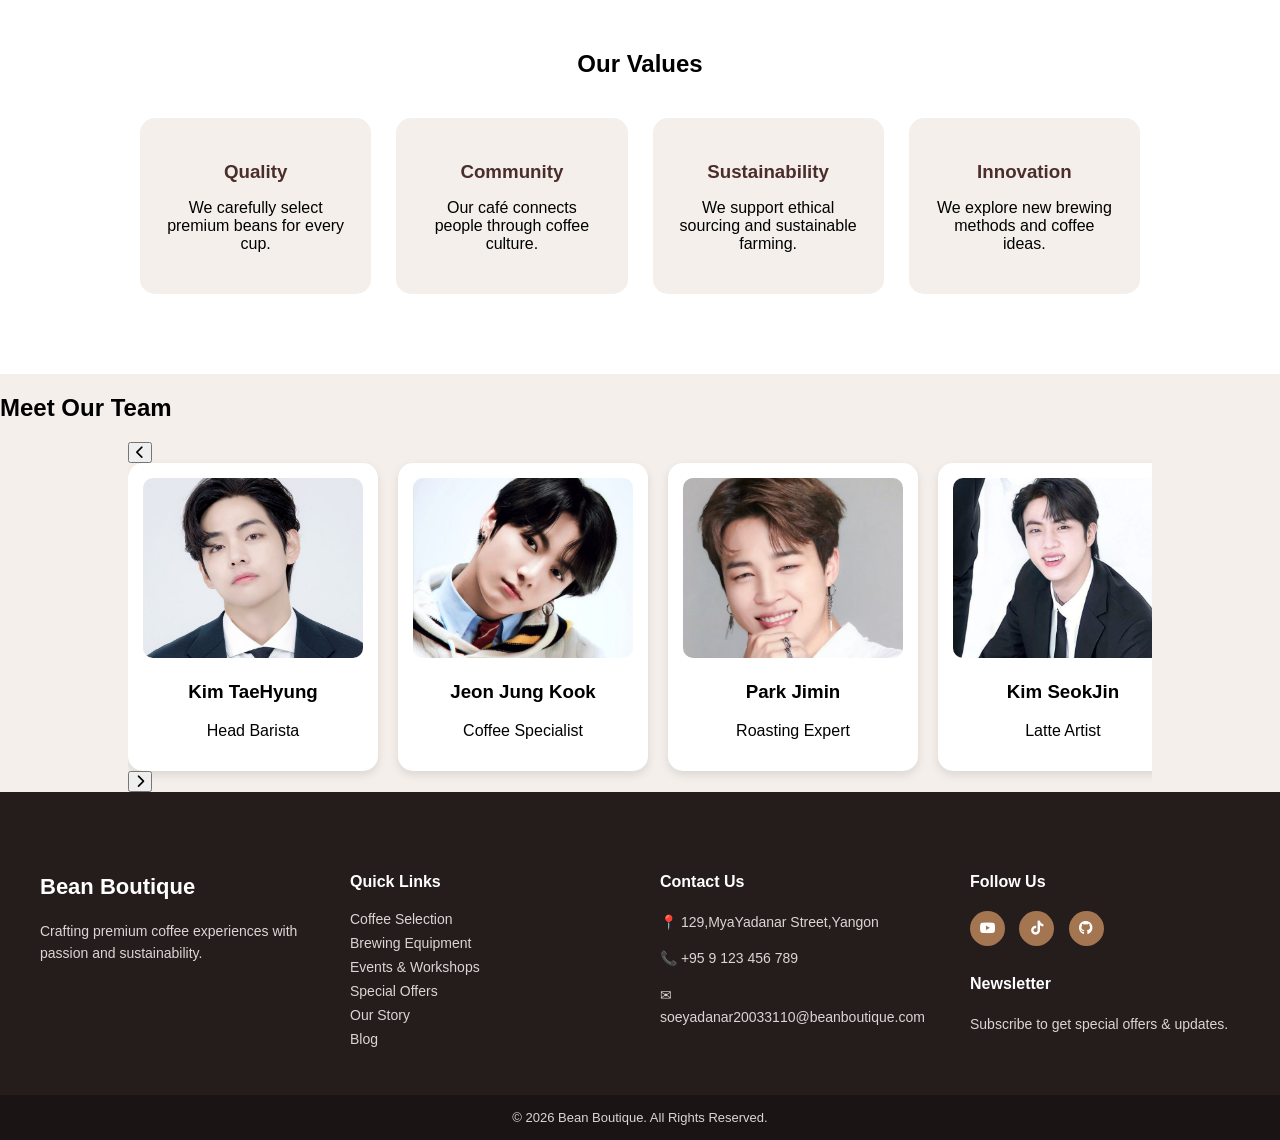
<file: story.html>
<!DOCTYPE html>
<html lang="en">

<head>
  <meta charset="UTF-8">
  <meta name="viewport" content="width=device-width, initial-scale=1.0">
  <title>Our Story</title>
  <link rel="icon" href="images/icon.png" type="image/png">
  <link rel="stylesheet" href="style.css">

  <link rel="stylesheet" href="https://cdnjs.cloudflare.com/ajax/libs/font-awesome/6.5.0/css/all.min.css">

</head>

<body>
  <!-- nav start -->
  <nav class="navbar">

    <a href="index.html" class="logo">
      <img src="images/icon1-removebg-preview.png" alt="Bean Boutique Logo">
    </a>

    <div class="nav-menu">
      <a href="index.html">Home</a>
      <a href="coffeeselection.html">Coffee Selection</a>
      <a href="brewing.html">Brewing Equipment</a>

      <!-- Dropdown -->
      <div class="dropdown">
        <a href="eventwork.html">Events & Workshops</a>

      </div>

      <a href="offer.html">Special Offers & Subscriptions</a>

      <div class="dropdown">
        <a href="blog.html">Blog </a>

      </div>

      <a href="story.html" class="active">Our Story</a>
      <a href="cart.html">Shopping Cart</a>

    </div>

    <div class="menu-toggle">☰</div>

  </nav>
  <!-- nav end -->
  <!-- HERO -->
  <section class="story-hero">

    <h1>Our Story</h1>

    <p>
      Discover the journey behind Bean Boutique and our passion
      for creating unforgettable coffee experiences.
    </p>

  </section>


  <!-- STORY SECTION -->

  <section>
    <!-- Bean 1 -->
    <div class="bean-row">

      <div class="bean-image">
        <img src="images/start.jpg" alt="Ethiopian Coffee Beans">
      </div>

      <div class="bean-text">
        <h2>How It All Start Bean Boutique</h2>

        <p>
          Bean Boutique started as a small passion project created
          by coffee lovers who believed every cup of coffee tells
          a unique story.
        </p>

      </div>

    </div>


    <!-- Bean 2 -->
    <div class="bean-row reverse">

      <div class="bean-image">
        <img src="images/design.jpg" alt="Colombian Coffee Beans">
      </div>

      <div class="bean-text">
        <h3>How It All Start Our Coffee Shop</h3>

        <p>
          Today our café is a place where people gather to enjoy
          premium coffee, learn brewing techniques, and connect
          with the community.
        </p>


      </div>

    </div>
  </section>


  <!-- MISSION -->
  <section class="mission-section">

    <h2>Our Mission</h2>

    <p>
      Our mission is to deliver high-quality coffee experiences
      while supporting sustainable farming and building a warm
      coffee community.
    </p>

  </section>


  <!-- VALUES -->
  <section class="values-section">

    <h2>Our Values</h2>

    <div class="values-grid">

      <div class="value-card">
        <h3>Quality</h3>
        <p>We carefully select premium beans for every cup.</p>
      </div>

      <div class="value-card">
        <h3>Community</h3>
        <p>Our café connects people through coffee culture.</p>
      </div>

      <div class="value-card">
        <h3>Sustainability</h3>
        <p>We support ethical sourcing and sustainable farming.</p>
      </div>

      <div class="value-card">
        <h3>Innovation</h3>
        <p>We explore new brewing methods and coffee ideas.</p>
      </div>

    </div>

  </section>

  <!-- team sliderf -->

  <section class="team-section">

    <h2 class="team-title">Meet Our Team</h2>

    <div class="team-wrapper">

      <button class="team-arrow team-left">
        <i class="fa-solid fa-chevron-left"></i>
      </button>

      <div class="team-container">

        <div class="team-member">
          <img src="images/kim.jpg" alt="kk">
          <h3>Kim TaeHyung</h3>
          <p>Head Barista</p>
        </div>

        <div class="team-member">
          <img src="images/jk.jpg" alt="kook">
          <h3>Jeon Jung Kook</h3>
          <p>Coffee Specialist</p>
        </div>

        <div class="team-member">
          <img src="images/jm.jpg" alt="jj">
          <h3>Park Jimin</h3>
          <p>Roasting Expert</p>
        </div>

        <div class="team-member">
          <img src="images/seok.jpg" alt="jin">
          <h3>Kim SeokJin</h3>
          <p>Latte Artist</p>
        </div>

        <div class="team-member">
          <img src="images/rm.jpg" alt="rm">
          <h3>Kim Namjoon</h3>
          <p>Latte Artist</p>
        </div>

        <div class="team-member">
          <img src="images/suga.jpg" alt="gaga">
          <h3>Min Yoongi</h3>
          <p>Latte Artist</p>
        </div>

        <div class="team-member">
          <img src="images/jhope.jpg" alt="seok">
          <h3>Jung Hoseok</h3>
          <p>Latte Artist</p>
        </div>


        <!-- duplicate  -->
        <div class="team-member">
          <img src="images/kim.jpg" alt="kk">
          <h3>Kim TaeHyung</h3>
          <p>Head Barista</p>
        </div>

        <div class="team-member">
          <img src="images/jk.jpg" alt="kook">
          <h3>Jeon Jung Kook</h3>
          <p>Coffee Specialist</p>
        </div>

        <div class="team-member">
          <img src="images/jm.jpg" alt="jj">
          <h3>Park Jimin</h3>
          <p>Roasting Expert</p>
        </div>

        <div class="team-member">
          <img src="images/seok.jpg" alt="jin">
          <h3>Kim SeokJin</h3>
          <p>Latte Artist</p>
        </div>

        <div class="team-member">
          <img src="images/rm.jpg" alt="rm">
          <h3>Kim Namjoon</h3>
          <p>Latte Artist</p>
        </div>

        <div class="team-member">
          <img src="images/suga.jpg" alt="gaga">
          <h3>Min Yoongi</h3>
          <p>Latte Artist</p>
        </div>

        <div class="team-member">
          <img src="images/jhope.jpg" alt="">
          <h3>Jung Hoseok</h3>
          <p>Latte Artist</p>
        </div>
      </div>

      <button class="team-arrow team-right">
        <i class="fa-solid fa-chevron-right"></i>
      </button>

    </div>

  </section>
  <!-- footer section start -->
  <footer class="footer">

    <div class="footer-container">

      <!-- Column 1 -->
      <div class="footer-col">
        <h3 class="footer-logo">Bean Boutique</h3>
        <p>
          Crafting premium coffee experiences with passion and sustainability.
        </p>
      </div>

      <!-- Column 2 -->
      <div class="footer-col">
        <h4>Quick Links</h4>
        <a href="coffeeselection.html">Coffee Selection</a>
        <a href="brewing.html">Brewing Equipment</a>
        <a href="#">Events & Workshops</a>
        <a href="#">Special Offers</a>
        <a href="">Our Story</a>
        <a href="">Blog</a>
      </div>

      <!-- Column 3 -->
      <div class="footer-col">
        <h4>Contact Us</h4>
        <p>📍 129,MyaYadanar Street,Yangon</p>
        <p>📞 +95 9 123 456 789</p>
        <p>✉ soeyadanar20033110@beanboutique.com</p>
      </div>

      <!-- Column 4 -->
      <div class="footer-col">
        <h4>Follow Us</h4>
        <div class="social-icons">
          <a href="https://www.youtube.com/"><i class="fa-brands fa-youtube"></i></a>
          <a href="https://www.tiktok.com/en/"><i class="fa-brands fa-tiktok"></i></a>
          <a href="https://github.com/yadanar-kim/yadanar-kim.github.io"><i class="fa-brands fa-github"></i></a>
        </div>

        <h4>Newsletter</h4>
        <p>Subscribe to get special offers & updates.</p>

        <!-- <div class="newsletter-box">
    <input type="email" placeholder="Your Email">
    <button>Subscribe</button>
  </div> -->
      </div>

    </div>

    <div class="footer-bottom">
      © 2026 Bean Boutique. All Rights Reserved.
    </div>

  </footer>
  <!-- footer section end -->

  <script src="javascript.js"></script>

  <script>
    const track = document.querySelector('.team-container');
    const cards = document.querySelectorAll('.team-member');
    const nextBtn = document.querySelector('.team-right');
    const prevBtn = document.querySelector('.team-left');

    if (track) {

      let index = 0;
      const visibleCards = 3; // desktop မှာ 3 card

      function updateSlider() {
        const cardWidth = cards[0].offsetWidth + 20;
        track.style.transform = `translateX(-${index * cardWidth}px)`;
      }

      // 👉 RIGHT CLICK
      nextBtn.addEventListener('click', () => {
        if (index < cards.length - visibleCards) {
          index++;
        } else {
          index = 0; // loop
        }
        updateSlider();
      });

      // 👉 LEFT CLICK
      prevBtn.addEventListener('click', () => {
        if (index > 0) {
          index--;
        } else {
          index = cards.length - visibleCards; // loop
        }
        updateSlider();
      });

    }
  </script>
</body>

</html>
</file>
<file: style.css>
/* ===== Base ===== */

body {
  margin: 0;
  font-family: 'Poppins', sans-serif;
  background-color: #F4EFEA;
}

.navbar {
  display: flex;
  justify-content: space-between;
  align-items: center;
  padding: 15px 40px;
  background: #251c1c;
  box-shadow: 0 4px 10px rgba(0,0,0,0.05);
  position: sticky;
  top: 0;
  z-index: 3000;
}

.logo{
  display:flex;
  align-items:center;
}

.logo img{
  height:80px;
  width:auto;
  display:block;
}

/* ===== Nav  ===== */

.nav-menu {
  display: flex;
  gap: 25px;
  align-items: center;
}

.nav-menu a {
  text-decoration: none;
  color: #dbd6d5;
  font-weight: 500;
  transition: 0.3s;
}

.nav-menu a:hover {
  color: #A47551;
}


.nav-menu a.active{
  color:#A47551;
  font-weight:600;
  border-bottom:2px solid #A47551;
}
/* nav end */

/* Dropdown */

.dropdown {
  position: relative;
}

.drop-btn {
  background: none;
  border: none;
  color: #dbd6d5;
  font-weight: 500;
  cursor: pointer;
  font-size: 15px;
}

.drop-btn:hover {
  color: #A47551;
}

.dropdown-content {
  position: absolute;
  top: 40px;
  left: 0;
  background: white;
  border-radius: 8px;
  box-shadow: 0 8px 20px rgba(0,0,0,0.1);
  display: none;
  min-width: 180px;
  z-index: 2000;
}

.dropdown-content a {
  display: block;
  padding: 10px 15px;
  color: #3E3A39;
  text-decoration: none;
}

.dropdown-content a:hover {
  background: #F4EFEA;
}
/* dropdown end */
/* Search Section */
.search-wrapper {
  background: #F4EFEA;
  padding: 20px 0;
  display: flex;
  justify-content: center;
}

/* Search Input */
.search-wrapper input {
  width: 320px;
  padding: 12px 20px;
  border-radius: 40px;
  border: 1px solid #ddd;
  outline: none;
  font-size: 14px;
  transition: all 0.4s ease;
  background: #ffffff;
}

/* Focus Animation */
.search-wrapper input:focus {
  width: 420px;
  border-color: #A47551;
  box-shadow: 0 6px 18px rgba(164,117,81,0.2);
}

/* ===== Mobile Toggle ===== */

.menu-toggle {
  display: none;
  font-size: 24px;
  cursor: pointer;
}

/* ===== Tablet ===== */



/* ===== Mobile ===== */
@media (max-width: 768px) {

  .nav-menu {
    position: absolute;
    top: 70px;
    right: 0;
    background: #251c1c;
    width: 100%;
    flex-direction: column;
    display: none;
    padding: 20px 0;
  }

  .nav-menu a,
  .drop-btn {
    padding: 10px 0;
    text-align: center;
  }

  .nav-menu.active {
    display: flex;
  }

  .menu-toggle {
    display: block;
    color: white;
  }
}

/* Tablet */
@media (max-width: 992px) {
  .search-wrapper input {
    width: 260px;
  }

  .search-wrapper input:focus {
    width: 320px;
  }
}

/* Mobile */
@media (max-width: 768px) {
  .search-wrapper {
    padding: 15px;
  }

  .search-wrapper input {
    width: 100%;
  }

  .search-wrapper input:focus {
    width: 100%;
  }
}

/* slider start */
.hero-slider {
  position: relative;
  width: 100%;
  height: 85vh;
  overflow: hidden;
  z-index: 1;
}

.slides {
  position: relative;
  height: 100%;
  
}

.slide {
  position: absolute;
  width: 100%;
  height: 100%;
  opacity: 0;
  transition: opacity 0.8s ease-in-out;
}

.slide.active {
  opacity: 1;
}

.slide img {
  width: 100%;
  height: 100%;
  object-fit: cover;
}

.slide-text {
  position: absolute;
  bottom: 20%;
  left: 10%;
  color: white;
  max-width: 500px;
}

.slide-text h1 {
  font-size: 42px;
  margin-bottom: 10px;
}

.slide-text p {
  font-size: 16px;
  line-height: 1.6;
}

/* Arrows */
.prev, .next {
  position: absolute;
  top: 50%;
  transform: translateY(-50%);
  background: rgba(0,0,0,0.4);
  color: white;
  border: none;
  padding: 12px 18px;
  cursor: pointer;
  font-size: 20px;
  border-radius: 50%;
  transition: 0.3s;
}

.prev:hover, .next:hover {
  background: rgba(0,0,0,0.7);
}

.prev { left: 20px; }
.next { right: 20px; }

/* Dots */
.dots {
  position: absolute;
  bottom: 30px;
  width: 100%;
  text-align: center;
}

.dots span {
  height: 12px;
  width: 12px;
  margin: 0 5px;
  background-color: white;
  display: inline-block;
  border-radius: 50%;
  cursor: pointer;
  opacity: 0.5;
}

.dots span.active {
  opacity: 1;
}

/* Responsive */
@media (max-width: 768px) {
  .slide-text h1 {
    font-size: 26px;
  }
  .slide-text p {
    font-size: 14px;
  }
  .hero-slider {
    height: 60vh;
  }
}
/* slider end */

/* button inside slider */
/* Slider Button */
.slider-btn {
  display: inline-block;
  margin-top: 20px;
  padding: 12px 28px;
  background-color: #A47551;
  color: #ffffff;
  text-decoration: none;
  border-radius: 30px;
  font-weight: 500;
  transition: all 0.3s ease;
}

.slider-btn:hover {
  background-color: #8C5E3C;
  transform: translateY(-3px);
  box-shadow: 0 6px 15px rgba(164,117,81,0.3);
}
/* button inside slider */

/* Modal Background */
.modal {
  display: none;
  position: fixed;
  z-index: 5000;
  left: 0;
  top: 0;
  width: 100%;
  height: 100%;
  background: rgba(0,0,0,0.5);
  justify-content: center;
  align-items: center;
}

/* Modal Box */
.modal-content {
  background: #ffffff;
  padding: 40px;
  width: 90%;
  max-width: 400px;
  border-radius: 15px;
  text-align: center;
  position: relative;
  animation: fadeIn 0.4s ease;
}

/* Close Button */
.close-btn {
  position: absolute;
  right: 15px;
  top: 10px;
  font-size: 24px;
  cursor: pointer;
}

/* Input */
.modal input {
  width: 100%;
  padding: 10px;
  margin: 15px 0;
  border-radius: 8px;
  border: 1px solid #ccc;
  outline: none;
}

/* Button */
.modal button {
  background: #A47551;
  color: white;
  border: none;
  padding: 10px 20px;
  border-radius: 25px;
  cursor: pointer;
  transition: 0.3s;
}

.modal button:hover {
  background: #8C5E3C;
}

/* Discount Code Box */
.discount-code {
  background: #F4EFEA;
  padding: 12px;
  border-radius: 10px;
  font-weight: bold;
  letter-spacing: 2px;
  margin: 15px 0;
}

/* Animation */
@keyframes fadeIn {
  from { transform: translateY(-20px); opacity: 0; }
  to { transform: translateY(0); opacity: 1; }
}

.discount-box {
  display: flex;
  justify-content: space-between;
  align-items: center;
  background: #F4EFEA;
  padding: 10px 15px;
  border-radius: 10px;
  margin: 15px 0;
}

.discount-box span {
  font-weight: bold;
  letter-spacing: 2px;
}

.discount-box button {
  background: #A47551;
  border: none;
  color: white;
  padding: 6px 14px;
  border-radius: 20px;
  cursor: pointer;
  transition: 0.3s;
}

.discount-box button:hover {
  background: #8C5E3C;
}

.home-coffee{
display:flex;
align-items:center;
gap:40px;
padding:80px 40px;
background:#F4EFEA;
}

.coffee-left img{
width:100%;
max-width:400px;
border-radius:20px;
}

.btn-coffee{
display:inline-block;
margin-top:20px;
padding:12px 25px;
background:#A47551;
color:white;
border-radius:30px;
text-decoration:none;
}


/* home equipment */
.home-equipment{
background:url("images/machineeeeeeeeeee11.jpg") center/cover no-repeat;
color:rgb(109, 49, 49);
text-align:center;
padding:100px 20px;
}

.home-equipment h2{
font-size:36px;
margin-bottom:15px;
}

.btn-equip{
display:inline-block;
margin-top:20px;
padding:12px 25px;
background:#ffffff;
color:#3E3A39;
border-radius:30px;
text-decoration:none;
}

/* home offer */
.offer-banner{
background:linear-gradient(
rgba(0,0,0,0.6),
rgba(0,0,0,0.6)
),
url("images/bean.jpg") center/cover no-repeat;

color:white;
padding:100px 20px;
text-align:center;
border-radius:20px;
margin:80px 40px;
}

.offer-content h4{
letter-spacing:2px;
color:#d8b08c;
margin-bottom:10px;
}

.offer-content h2{
font-size:40px;
margin-bottom:15px;
}

.offer-content p{
max-width:500px;
margin:auto;
line-height:1.6;
}

.offer-btn{
display:inline-block;
margin-top:25px;
padding:12px 28px;
background:#A47551;
color:white;
border-radius:30px;
text-decoration:none;
transition:0.3s;
}

.offer-btn:hover{
background:#8C5E3C;
transform:translateY(-3px);
}


/* feature coffee section start */
/* Featured Section */
.featured-section {
  padding: 80px 40px;
  background: #F4EFEA;
  text-align: center;
}

.section-title {
  font-size: 32px;
  margin-bottom: 50px;
  color: #5A3E36;
}

/* Grid Layout */
.featured-container {
  display: grid;
  grid-template-columns: repeat(3, 1fr);
  gap: 30px;
}

/* Card Style */
.coffee-card {
  background: white;
  padding: 20px;
  border-radius: 15px;
  box-shadow: 0 8px 25px rgba(0,0,0,0.05);
  transition: 0.3s ease;
}

.coffee-card:hover {
  transform: translateY(-8px);
}

/* Image */
.coffee-card img {
  width: 100%;
  height: 220px;
  object-fit: cover;
  border-radius: 10px;
  margin-bottom: 15px;
}

.coffee-card h3 {
  color: #3E3A39;
  margin-bottom: 10px;
}

.coffee-card p {
  font-size: 14px;
  color: #666;
  margin-bottom: 15px;
}

.price {
  font-weight: bold;
  margin-bottom: 15px;
  color: #A47551;
}

/* Button */
.add-cart {
  background: #A47551;
  color: white;
  border: none;
  padding: 10px 25px;
  border-radius: 25px;
  cursor: pointer;
  transition: 0.3s;
}

.add-cart:hover {
  background: #8C5E3C;
  box-shadow: 0 6px 15px rgba(164,117,81,0.3);
}



/* Tablet */
@media (max-width: 992px) {
  .featured-container {
    grid-template-columns: repeat(2, 1fr);
  }
}

/* Mobile */
@media (max-width: 768px) {
  .featured-container {
    grid-template-columns: 1fr;
  }

  .featured-section {
    padding: 60px 20px;
  }
}
/* feature coffee section end */

/* choose us style start */
/* Why Section */
.why-section {
  padding: 80px 40px;
  background: #ffffff;
  text-align: center;
}

.why-section .section-title {
  font-size: 30px;
  margin-bottom: 50px;
  color: #5A3E36;
}

/* Grid Layout */
.why-container {
  display: grid;
  grid-template-columns: repeat(4, 1fr);
  gap: 30px;
}

/* Card Style */
.why-card {
  padding: 30px 20px;
  border-radius: 15px;
  background: #F4EFEA;
  transition: 0.3s ease;
}

.why-card:hover {
  transform: translateY(-8px);
  box-shadow: 0 10px 25px rgba(0,0,0,0.05);
}

/* Icon */
.why-card i {
  font-size: 35px;
  color: #A47551;
  margin-bottom: 20px;
}

.why-card h4 {
  margin-bottom: 10px;
  color: #3E3A39;
}

.why-card p {
  font-size: 14px;
  color: #666;
  line-height: 1.6;
}

/* Icon Box */
.icon-box {
  width: 80px;
  height: 80px;
  border-radius: 50%;
  overflow: hidden;   /* important */
  margin: 0 auto 20px auto;
  box-shadow: 0 6px 15px rgba(0,0,0,0.05);
}

.icon-box img {
  width: 100%;
  height: 100%;
  object-fit: cover;   /* full cover */
}

/* Tablet */
@media (max-width: 992px) {
  .why-container {
    grid-template-columns: repeat(2, 1fr);
  }
}

/* Mobile */
@media (max-width: 768px) {
  .why-container {
    grid-template-columns: 1fr;
  }

  .why-section {
    padding: 60px 20px;
  }
}
/* choose us style end */

/* upcoming event start */
/* Events Section */
.events-preview {
  padding: 80px 40px;
  background: #ffffff;
  text-align: center;
}

.events-container {
  display: grid;
  grid-template-columns: repeat(2, 1fr);
  gap: 30px;
}

/* Event Card */
.event-card {
  background: #F4EFEA;
  border-radius: 15px;
  overflow: hidden;
  transition: 0.3s ease;
  box-shadow: 0 8px 20px rgba(0,0,0,0.05);
}

.event-card:hover {
  transform: translateY(-8px);
}

/* Image */
.event-card img {
  width: 100%;
  height: 250px;
  object-fit: cover;
}

/* Content */
.event-content {
  padding: 20px;
}

.event-content h3 {
  margin-bottom: 10px;
  color: #3E3A39;
}

.event-date {
  color: #A47551;
  font-weight: 500;
  margin-bottom: 15px;
}

/* Button */
.event-btn {
  display: inline-block;
  background: #A47551;
  color: white;
  padding: 8px 20px;
  border-radius: 25px;
  text-decoration: none;
  transition: 0.3s;
}

.event-btn:hover {
  background: #8C5E3C;
  box-shadow: 0 6px 15px rgba(164,117,81,0.3);
}

/* Tablet */
@media (max-width: 992px) {
  .events-container {
    grid-template-columns: 1fr;
  }
}

/* Mobile */
@media (max-width: 768px) {
  .events-preview {
    padding: 60px 20px;
  }

  .event-card img {
    height: 200px;
  }
}
/* upcoming event end */


/* ===== COMMON ===== */
.home-coffee,
.home-community{
display:flex;
align-items:center;
justify-content:space-between;
padding:60px 10%;
gap:40px;
flex-wrap:wrap;
}

/* ===== TEXT ===== */
.home-coffee h2,
.home-community h2{
font-size:28px;
margin-bottom:15px;
color:#5a3e36;
}

.home-coffee p,
.home-community p{
color:#555;
line-height:1.6;
}

/* ===== IMAGES ===== */
.coffee-images,
.community-images{
display:flex;
gap:20px;
}

.coffee-images img
{
  width:250px;
height:200px;
object-fit:cover;
border-radius:15px;
box-shadow:0 4px 10px rgba(0,0,0,0.1);
}
.community-images img{
width:500px;
height:300px;
object-fit:cover;
border-radius:15px;
box-shadow:0 4px 10px rgba(0,0,0,0.1);
}

/* ===== REVERSE LAYOUT ===== */
.home-community{
flex-direction:row-reverse;
}

/* ===== HOVER EFFECT ===== */
.coffee-images img:hover,
.community-images img:hover{
transform:scale(1.05);
transition:0.3s;
}

.home-coffee{
background:#f8f5f2;
}

.home-community{
background:#fff;
}

/* ===== RESPONSIVE ===== */
@media(max-width:768px){

.home-coffee,
.home-community{
flex-direction:column;
text-align:center;
}

.coffee-images img,
.community-images img{
width:100%;
max-width:300px;
}

}

/* index.html footer start */
/* Footer */
.footer {
  background: #251c1c;
  color: #dbd6d5;
  padding-top: 60px;
}

.footer-container {
  display: grid;
  grid-template-columns: repeat(4, 1fr);
  gap: 40px;
  padding: 0 40px 40px 40px;
}

.footer-col h3,
.footer-col h4 {
  margin-bottom: 20px;
  color: #ffffff;
}

.footer-logo {
  font-size: 22px;
  color: #A47551;
}

.footer-col p {
  font-size: 14px;
  line-height: 1.6;
}

.footer-col a {
  display: block;
  color: #dbd6d5;
  text-decoration: none;
  margin-bottom: 8px;
  font-size: 14px;
  transition: 0.3s;
}

.footer-col a:hover {
  color: #A47551;
  padding-left: 5px;
}

/* Social Icons */
.social-icons a {
  display: inline-block;
  margin-right: 10px;
  background: #A47551;
  color: white;
  width: 35px;
  height: 35px;
  text-align: center;
  line-height: 35px;
  border-radius: 50%;
  transition: 0.3s;
}

.social-icons a:hover {
  background: #8C5E3C;
  /* transform: translateY(-3px); */
}

/* Bottom */
.footer-bottom {
  text-align: center;
  padding: 15px;
  background: #1a1414;
  font-size: 13px;
}

/* Tablet */
@media (max-width: 992px) {
  .footer-container {
    grid-template-columns: repeat(2, 1fr);
  }
}

/* Mobile */
@media (max-width: 768px) {
  .footer-container {
    grid-template-columns: 1fr;
    text-align: center;
  }

  .social-icons {
    margin-top: 10px;
  }
}


.newsletter-box {
  display: flex;
  margin-top: 15px;
}

.newsletter-box input {
  flex: 1;
  padding: 8px 12px;
  border: none;
  outline: none;
  border-radius: 20px 0 0 20px;
}

.newsletter-box button {
  padding: 8px 15px;
  border: none;
  background: #A47551;
  color: white;
  border-radius: 0 20px 20px 0;
  cursor: pointer;
  transition: 0.3s;
}

.newsletter-box button:hover {
  background: #8C5E3C;
}
/* index.html footer end */

/* ============================= */
/* Coffee Selection Page Styles */
/* ============================= */

/* ================= Coffee Catalogue ================= */

.coffee-page {
  padding: 80px 40px;
  background: #F4EFEA;
  min-height: 100vh;
}

.coffee-hero {
  text-align: center;
  margin-bottom: 50px;
}

.coffee-hero h1 {
  font-size: 38px;
  color: #5A3E36;
}

.coffee-hero p {
  color: #6d5c54;
  margin-bottom: 25px;
}

/* Animated Search - Enhanced with more animations */
.coffee-search {
  position: relative;
  display: inline-block;
}

.coffee-search input {
  width: 250px;
  padding: 12px 20px;
  border-radius: 30px;
  border: 1px solid #ccc;
  transition: all 0.5s cubic-bezier(0.68, -0.55, 0.27, 1.55);
  outline: none;
  font-size: 16px;
  background: white;
  box-shadow: 0 2px 10px rgba(0,0,0,0.05);
}

.coffee-search input:focus {
  width: 400px;
  border-color: #A47551;
  box-shadow: 0 8px 25px rgba(164,117,81,0.3);
  transform: translateY(-3px);
  background: #fffdfc;
}

.coffee-search input::placeholder {
  color: #999;
  transition: opacity 0.3s ease, transform 0.3s ease;
}

.coffee-search input:focus::placeholder {
  opacity: 0.7;
  transform: translateX(10px);
}

/* ===== Typing Animation for Search Bar ===== */
.typing-active {
  position: relative;
  animation: cursor-blink 0.7s step-end infinite;
}

.map-section{
padding:80px 20px;
text-align:center;
background:#F4EFEA;
}

.map-section h2{
color:#4B2E2B;
margin-bottom:20px;
}

.map-container{
max-width:1000px;
margin:auto;
border-radius:15px;
overflow:hidden;
box-shadow:0 10px 25px rgba(0,0,0,0.1);
}

/* Blinking cursor effect */
@keyframes cursor-blink {
  from, to { border-right-color: transparent; }
  50% { border-right-color: #A47551; }
}

/* For JavaScript typing effect */
.typing-text::after {
  content: '|';
  animation: blink 1s infinite;
  color: #A47551;
}

@keyframes blink {
  0%, 100% { opacity: 1; }
  50% { opacity: 0; }
}

/* No results message */
.no-results-message {
  text-align: center;
  grid-column: 1/-1;
  padding: 40px;
  color: #666;
  font-size: 18px;
}

/* Add search icon animation */
.coffee-search::after {
  content: '\f002';
  font-family: 'Font Awesome 6 Free';
  font-weight: 900;
  position: absolute;
  right: 15px;
  top: 50%;
  transform: translateY(-50%);
  color: #A47551;
  opacity: 0.5;
  transition: opacity 0.3s ease, transform 0.3s ease;
  pointer-events: none;
}

.coffee-search input:focus + .coffee-search::after,
.coffee-search input:not(:placeholder-shown) + .coffee-search::after {
  opacity: 1;
  transform: translateY(-50%) scale(1.1);
}

/* Grid */
.coffee-grid {
  display: grid;
  grid-template-columns: repeat(3, 1fr);
  gap: 35px;
}

/* Card */
.coffee-item {
  background: white;
  padding: 20px;
  border-radius: 18px;
  box-shadow: 0 10px 25px rgba(0,0,0,0.05);
  transition: 0.3s;
}

.coffee-item img:hover {
  transform: translateY(-8px);
}

.coffee-item img {
  width: 100%;
  height: 220px;
  object-fit: cover;
  border-radius: 12px;
  margin-bottom: 15px;
}

.coffee-item{
  min-height: 450px;
}

.coffee-desc {
  font-size: 14px;
  color: #666;
  margin-bottom: 15px;
}

.coffee-info {
  font-size: 13px;
  margin-bottom: 15px;
  color: #444;
}

.coffee-bottom {
  margin-top: auto;
}

.coffee-price {
  font-weight: bold;
  color: #A47551;
  display: block;
  margin-bottom: 12px;
}

.coffee-btn {
  margin-top:auto;
padding:12px;
background:#A47551;
color:white;
border:none;
border-radius:30px;
cursor:pointer;

}

.coffee-btn:hover {
   background: #8C5E3C;
  box-shadow: 0 8px 20px rgba(164,117,81,0.3);
}

.coffee-controls{
display:flex;
justify-content:center;
gap:15px;
margin-top:20px;
flex-wrap:wrap;
}

.coffee-controls input{
padding:12px 20px;
border-radius:8px;
border:1px solid #ccc;
width:220px;
}

#coffeeFilter{
padding:12px 20px;
border-radius:8px;
border:1px solid #ccc;
background:white;
cursor:pointer;
min-width:150px;
}



/* Responsive */
@media (max-width: 992px) {
  .coffee-grid {
    grid-template-columns: repeat(2, 1fr);
  }
}

@media (max-width: 768px) {
  .coffee-grid {
    grid-template-columns: 1fr;
  }
  
  .coffee-search input {
    width: 100%;
    max-width: 300px;
  }
  
  .coffee-search input:focus {
    width: 100%;
    max-width: 350px;
  }
}

/* coffeeselection end */

/* brewing start */
/* ============================= */
/* Brewing Equipment Page */
/* ============================= */

.equipment-page {
  padding: 80px 40px;
  background: #F4EFEA;
  min-height: 100vh;
}

.equipment-hero {
  text-align: center;
  margin-bottom: 60px;
}

.equipment-hero h1 {
  font-size: 38px;
  color: #5A3E36;
  margin-bottom: 10px;
}

.equipment-hero p {
  color: #6d5c54;
}

/* Grid */
.equipment-grid {
  display: grid;
  grid-template-columns: repeat(3, 1fr);
  gap: 35px;
}

/* Card */
.equipment-card {
  background: white;
  border-radius: 18px;
  padding: 20px;
  box-shadow: 0 10px 25px rgba(0,0,0,0.05);
  transition: 0.3s ease;

  display: flex;
  flex-direction: column;
}

.equipment-card:hover {
  transform: translateY(-8px);
}

.equipment-card img {
  width: 100%;
  height: 230px;
  object-fit: cover;
  border-radius: 12px;
  margin-bottom: 15px;
}

.equip-desc {
  font-size: 14px;
  color: #666;
  margin-bottom: 15px;
}

.equip-info {
  font-size: 13px;
  margin-bottom: 15px;
  color: #444;
  flex-grow: 1;
}

.equip-price {
  font-weight: bold;
  color: #A47551;
  margin-bottom: 12px;
}

.add-cart-btn {
  background: #A47551;
  width: 100%;
  border: none;
  padding: 10px 25px;
  border-radius: 25px;
  color: white;
  cursor: pointer;
  transition: 0.3s;
}

.add-cart:hover {
  background: #8C5E3C;
  box-shadow: 0 8px 20px rgba(164,117,81,0.3);
}

/* Tablet */
@media (max-width: 992px) {
  .equipment-grid {
    grid-template-columns: repeat(2, 1fr);
  }
}

/* Mobile */
@media (max-width: 768px) {
  .equipment-grid {
    grid-template-columns: 1fr;
  }

  .equipment-page {
    padding: 60px 20px;
  }
}
/* brewing end */

/* event list start */
/* =============================== */
/* EVENTS & WORKSHOPS PAGE */
/* =============================== */

.events-page {
  padding: 80px 40px;
  background: #F4EFEA;
}

/* ===== HERO ===== */

.events-hero {
  text-align: center;
  margin-bottom: 60px;
}

.events-hero h1 {
  font-size: 40px;
  color: #5A3E36;
}

.events-hero p {
  color: #6d5c54;
  margin-top: 10px;
}

/* ===== EVENT LIST (Card Layout) ===== */

.event-list {
  display: grid;
  grid-template-columns: repeat(3, 1fr);
  gap: 30px;
  margin-bottom: 80px;
}

.event-card {
  background: white;
  padding: 25px;
  border-radius: 18px;
  box-shadow: 0 10px 25px rgba(0,0,0,0.05);
  transition: 0.3s;
  display: flex;
  flex-direction: column;
}

.event-card:hover {
  transform: translateY(-6px);
}

.event-card h3 {
  margin-bottom: 10px;
  color: #3E3A39;
}

.event-card p {
  font-size: 14px;
  color: #666;
  flex-grow: 1;
}

/* Register Button */
.register-btn {
  margin-top: 15px;
  padding: 8px 20px;
  background: #A47551;
  border: none;
  border-radius: 20px;
  color: white;
  cursor: pointer;
  transition: 0.3s;
}

.register-btn:hover {
  background: #8C5E3C;
}

/* ===== EVENT DETAIL (Split Layout) ===== */

.event-detail {
  display: flex;
  gap: 40px;
  align-items: center;
  margin-bottom: 80px;
}

.detail-text {
  flex: 1;
}

.detail-text h2 {
  color: #5A3E36;
  margin-bottom: 15px;
}

.detail-text ul {
  margin-top: 10px;
  padding-left: 18px;
}

.detail-text li {
  margin-bottom: 6px;
}

.detail-image {
  flex: 1;
}

.detail-image img {
  width: 100%;
  border-radius: 18px;
  box-shadow: 0 8px 20px rgba(0,0,0,0.05);
}

/* ===== SCHEDULE TABLE ===== */

.event-schedule {
  margin-bottom: 80px;
}

.event-schedule h2 {
  text-align: center;
  margin-bottom: 30px;
  color: #5A3E36;
}

.event-schedule table {
  width: 100%;
  border-collapse: collapse;
  background: white;
  border-radius: 15px;
  overflow: hidden;
}

.event-schedule th,
.event-schedule td {
  padding: 15px;
  text-align: center;
}

.event-schedule th {
  background: #A47551;
  color: white;
}

.event-schedule tr:nth-child(even) {
  background: #f2f2f2;
}

/* ===== PAST EVENTS GRID ===== */

.past-events {
  margin-bottom: 80px;
}

.past-events h2 {
  text-align: center;
  margin-bottom: 40px;
  color: #5A3E36;
}

.past-grid {
  display: grid;
  grid-template-columns: repeat(3, 1fr);
  gap: 25px;
}

.past-grid div {
  background: white;
  padding: 20px;
  border-radius: 15px;
  box-shadow: 0 8px 20px rgba(0,0,0,0.05);
}

/* ===== REGISTER MODAL ===== */

.register-modal {
  display:none;
position:fixed;
top:0;
left:0;
width:100%;
height:100%;
background:rgba(0,0,0,0.5);
justify-content:center;
align-items:center;
}

.modal-content {
  background: white;
  padding: 30px;
  border-radius: 18px;
  width: 350px;
  text-align: center;
  position: relative;
}

.modal-content input {
  width: 100%;
  padding: 10px;
  margin-bottom: 12px;
  border-radius: 8px;
  border: 1px solid #ddd;
}

.modal-content button {
  background: #A47551;
  color: white;
  border: none;
  padding: 8px 20px;
  border-radius: 20px;
  cursor: pointer;
}

.close-btn {
  position: absolute;
  right: 15px;
  top: 10px;
  font-size: 20px;
  cursor: pointer;
}

/* ===== RESPONSIVE ===== */

@media (max-width: 992px) {
  .event-list {
    grid-template-columns: repeat(2, 1fr);
  }

  .past-grid {
    grid-template-columns: repeat(2, 1fr);
  }

  .event-detail {
    flex-direction: column;
  }
}

@media (max-width: 768px) {
  .event-list,
  .past-grid {
    grid-template-columns: 1fr;
  }

  .events-page {
    padding: 60px 20px;
  }
}

/* register  */
.register-modal {
  display: none;
  position: fixed;
  inset: 0;
  background: rgba(0,0,0,0.6);
  justify-content: center;
  align-items: center;
}

.modal-content {
  background: white;
  padding: 30px;
  border-radius: 15px;
  width: 350px;
  text-align: center;
}
/* event list end */

/* special offer and subscription start */
/* ============================= */
/* SPECIAL OFFERS PAGE */
/* ============================= */

.offers-page {
  padding: 80px 40px;
  background: #F4EFEA;
}

.offers-hero {
  text-align: center;
  margin-bottom: 60px;
}

.offers-hero h1 {
  font-size: 38px;
  color: #5A3E36;
}

.offers-hero p {
  color: #6d5c54;
}


/* OFFERS GRID */

.special-offers {
  margin-bottom: 80px;
}

.offers-grid {
  display: grid;
  grid-template-columns: repeat(3,1fr);
  gap: 30px;
}

.offer-card {
  background: white;
  border-radius: 18px;
  overflow: hidden;
  box-shadow: 0 10px 25px rgba(0,0,0,0.05);
  position: relative;
}

.offer-card img {
  width: 100%;
  height: 200px;
  object-fit: cover;
}

.offer-card h3 {
  margin: 15px;
}

.offer-card p {
  margin: 0 15px 15px;
  font-size: 14px;
}

.offer-badge {
  position: absolute;
  top: 10px;
  left: 10px;
  background: #A47551;
  color: white;
  padding: 4px 10px;
  border-radius: 15px;
  font-size: 12px;
}


/* SUBSCRIPTION PLANS */

.subscription-section {
  text-align: center;
}

.subscription-grid {
  margin-top: 40px;
  display: grid;
  grid-template-columns: repeat(3,1fr);
  gap: 30px;
}

.plan-card {
  background: white;
  padding: 30px;
  border-radius: 18px;
  box-shadow: 0 10px 25px rgba(0,0,0,0.05);
  transition: 0.3s;
}

.plan-card:hover {
  transform: translateY(-8px);
}

.plan-card h3 {
  color: #3E3A39;
}

.price {
  font-size: 24px;
  color: #A47551;
  margin: 10px 0;
}

.plan-card ul {
  list-style: none;
  padding: 0;
}

.plan-card li {
  margin: 8px 0;
  font-size: 14px;
}

.subscribe-btn {
  margin-top: 15px;
  padding: 8px 20px;
  border: none;
  background: #A47551;
  color: white;
  border-radius: 20px;
  cursor: pointer;
}

.subscribe-btn:hover {
  background: #8C5E3C;
}

/* highlight plan */

.popular {
  border: 2px solid #A47551;
}

/* RESPONSIVE */

@media (max-width: 992px){

  .offers-grid,
  .subscription-grid{
    grid-template-columns: repeat(2,1fr);
  }

}

@media (max-width:768px){

  .offers-grid,
  .subscription-grid{
    grid-template-columns: 1fr;
  }

}

/* subscription modal */

.subscription-modal{
  display:none;
  position:fixed;
  inset:0;
  background:rgba(0,0,0,0.6);
  justify-content:center;
  align-items:center;
  z-index:9999;
}

.subscription-content{
  background:white;
  padding:30px;
  border-radius:18px;
  width:350px;
  text-align:center;
  position:relative;
}


@keyframes popup{
  from{
    transform:scale(0.8);
    opacity:0;
  }
  to{
    transform:scale(1);
    opacity:1;
  }
}

.subscription-content input{
  width:100%;
  padding:10px;
  margin:10px 0;
  border-radius:8px;
  border:1px solid #ccc;
}

.subscription-content button{
  padding:10px 20px;
  background:#A47551;
  border:none;
  color:white;
  border-radius:20px;
  cursor:pointer;
}

.subscription-close{
  position:absolute;
  right:15px;
  top:10px;
  font-size:22px;
  cursor:pointer;
}
/* special offer and subscription end */

/* ============================= */
/* Past Event Stories */
/* ============================= */

.past-events-blog{
  padding:80px 40px;
  background:#F4EFEA;
  text-align:center;
}

.section-title{
  font-size:32px;
  color:#5A3E36;
  margin-bottom:10px;
}

.section-subtitle{
  color:#6d5c54;
  margin-bottom:50px;
}

/* Grid */

.past-events-grid{
  display:grid;
  grid-template-columns:repeat(3,1fr);
  gap:30px;
}

/* Card */

.past-event-card{
  background:white;
  border-radius:18px;
  overflow:hidden;
  box-shadow:0 10px 25px rgba(0,0,0,0.05);
  transition:0.3s;
}

.past-event-card:hover{
  transform:translateY(-6px);
}

/* Image */

.past-event-card img{
  width:100%;
  height:220px;
  object-fit:cover;
}

/* Content */

.event-content{
  padding:20px;
  text-align:left;
}

.event-date{
  font-size:13px;
  color:#A47551;
}

.event-content h3{
  margin:10px 0;
  color:#3E3A39;
}

.event-content p{
  font-size:14px;
  color:#666;
  margin-bottom:15px;
}

/* Button */

.read-more-btn{
  text-decoration:none;
  background:#A47551;
  color:white;
  padding:6px 16px;
  border-radius:20px;
  font-size:13px;
}

.read-more-btn:hover{
  background:#8C5E3C;
}

/* Responsive */

@media(max-width:992px){

  .past-events-grid{
    grid-template-columns:repeat(2,1fr);
  }

}

@media(max-width:768px){

  .past-events-grid{
    grid-template-columns:1fr;
  }

}
/* past event section end */

/* =============================== */
/* Coffee Bean Guides (Blog Style) */
/* =============================== */

.bean-guides{
  padding:80px 40px;
  background:#F4EFEA;
}

.bean-row{
  display:flex;
  align-items:center;
  gap:40px;
  margin-bottom:60px;
}

.bean-row.reverse{
  flex-direction:row-reverse;
}

.bean-image img{
  width:420px;
  border-radius:15px;
}

.bean-text{
  max-width:500px;
}

.bean-text h3{
  color:#5A3E36;
  margin-bottom:10px;
}

.bean-text p{
  color:#666;
  line-height:1.6;
  margin-bottom:15px;
}

.bean-btn{
  text-decoration:none;
  background:#A47551;
  color:white;
  padding:8px 18px;
  border-radius:20px;
  font-size:14px;
}

.bean-btn:hover{
  background:#8C5E3C;
}

/* Responsive */

@media(max-width:768px){

  .bean-row{
    flex-direction:column;
    text-align:center;
  }

  .bean-row.reverse{
    flex-direction:column;
  }

  .bean-image img{
    width:100%;
  }

}
/* coffee bean guide end */

/* coffee culture start */
/* =============================== */
/* Coffee Culture Section */
/* =============================== */

.coffee-culture{
  padding:80px 40px;
  background:#ffffff;
  text-align:center;
}

.culture-grid{
  display:grid;
  grid-template-columns:repeat(3,1fr);
  gap:30px;
  margin-top:40px;
}

.culture-card{
  background:#F4EFEA;
  padding:30px;
  border-radius:15px;
  transition:0.3s;
}

.culture-card:hover{
  transform:translateY(-6px);
  box-shadow:0 10px 25px rgba(0,0,0,0.05);
}

.culture-icon{
  font-size:40px;
  margin-bottom:15px;
}

.culture-card h3{
  color:#5A3E36;
  margin-bottom:10px;
}

.culture-card p{
  font-size:14px;
  color:#666;
  margin-bottom:15px;
}

.culture-btn{
  text-decoration:none;
  background:#A47551;
  color:white;
  padding:6px 16px;
  border-radius:20px;
  font-size:13px;
}

.culture-btn:hover{
  background:#8C5E3C;
}

/* Responsive */

@media(max-width:992px){
  .culture-grid{
    grid-template-columns:repeat(2,1fr);
  }
}

@media(max-width:768px){
  .culture-grid{
    grid-template-columns:1fr;
  }
}
/* coffee culture end */

/* story start */
/* ========================= */
/* OUR STORY PAGE */
/* ========================= */

/* HERO */

/* HERO */

.story-hero{
padding:60px 20px;
text-align:center;
background:#F4EFEA;
}

.story-hero h1{
font-size:36px;
color:#4B2E2B;
margin-bottom:10px;
}

.story-hero p{
max-width:600px;
margin:auto;
color:#666;
}


/* STORY */

.story-section{
padding:80px 40px;
background:white;
}

.story-container{
display:flex;
align-items:center;
gap:50px;
max-width:1100px;
margin:auto;
}

.story-image img{
width:400px;
border-radius:15px;
box-shadow:0 10px 25px rgba(0,0,0,0.1);
}

.story-text{
max-width:500px;
}

.story-text h2{
color:#4B2E2B;
margin-bottom:10px;
}

.story-text p{
color:#666;
line-height:1.7;
}


/* MISSION */

.mission-section{
padding:70px 20px;
text-align:center;
background:#F4EFEA;
}

.mission-section h2{
color:#4B2E2B;
margin-bottom:10px;
}

.mission-section p{
max-width:700px;
margin:auto;
color:#666;
}


/* VALUES */

.values-section{
padding:80px 40px;
background:white;
text-align:center;
}

.values-grid{
display:grid;
grid-template-columns:repeat(4,1fr);
gap:25px;
max-width:1000px;
margin:40px auto 0;
}

.value-card{
background:#F4EFEA;
padding:25px;
border-radius:15px;
transition:0.3s;
}

.value-card:hover{
transform:translateY(-5px);
}

.value-card h3{
color:#4B2E2B;
margin-bottom:10px;
}


/* TEAM SLIDER */

/* TEAM SECTION */

.team-wrapper{
overflow:hidden;
width:80%;
margin:auto;
}

.team-container{
display:flex;
gap:20px;
width:max-content;
animation:scroll 15s linear infinite;
}

.team-member{
min-width:220px;
max-width:220px;
text-align:center;
background:#fff;
padding:15px;
border-radius:15px;
box-shadow:0 4px 10px rgba(0,0,0,0.1);
}

.team-member img{
width:100%;
height:180px;
object-fit:cover;
border-radius:10px;
}

.team-container:hover{
animation-play-state:paused;
}

/* 🔥 AUTO SLIDER ANIMATION */
@keyframes scroll{
0%{
transform:translateX(0);
}
100%{
transform:translateX(-50%);
}
}

@media(max-width:768px){

.team-wrapper{
width:95%;
}

.team-member{
min-width:70%;
}

}

/* RESPONSIVE */

@media(max-width:768px){

.team-container{
max-width:250px;
}

}

@media(max-width:992px){

.team-container{
max-width:500px;
}

}

/* RESPONSIVE */

@media(max-width:992px){

.story-container{
flex-direction:column;
text-align:center;
}

.story-image img{
width:100%;
}

.values-grid{
grid-template-columns:repeat(2,1fr);
}

}

@media(max-width:768px){

.values-grid{
grid-template-columns:1fr;
}

.team-track{
max-width:260px;
}

}
/* story end */

/* cart page start */
.cart-container{
max-width:1100px;
margin:auto;
padding:60px 20px;
}

.cart-grid{
display:grid;
grid-template-columns:2fr 1fr;
gap:40px;
}

/* TABLE */

.cart-table{
background:white;
padding:20px;
border-radius:8px;
}

table{
width:100%;
border-collapse:collapse;
}

th,td{
padding:15px;
text-align:left;
border-bottom:1px solid #eee;
}

.product{
display:flex;
align-items:center;
gap:10px;
}

.product img{
width:60px;
border-radius:8px;
}

/* QUANTITY */

.qty{
display:flex;
gap:5px;
}

.qty button{
width:25px;
height:25px;
border:none;
background:#ddd;
cursor:pointer;
}

/* COUPON */

.coupon-section{
margin-top:20px;
display:flex;
gap:10px;
}

.coupon-section input{
padding:8px;
flex:1;
}

/* RIGHT PANEL */

.cart-totals{
background:#5c2d2d;
color:white;
padding:25px;
border-radius:8px;
}

.totals-box{
border:1px solid rgba(255,255,255,0.4);
padding:15px;
margin-top:10px;
}

.totals-box p{
display:flex;
justify-content:space-between;
margin:10px 0;
}

.shipping{
margin:10px 0;
}

.total{
font-size:20px;
font-weight:bold;
}

.checkout-btn{
margin-top:20px;
width:100%;
padding:12px;
background:#c96a3d;
border:none;
color:white;
cursor:pointer;
}

/* POPUP */

.popup{
position:fixed;
top:0;
left:0;
width:100%;
height:100%;
background:rgba(0,0,0,0.4);
display:none;
align-items:center;
justify-content:center;
}

.popup-box{
background:white;
padding:30px;
border-radius:8px;
}


@media (max-width: 992px){

.cart-container .cart-grid{
display:flex;
flex-direction:column;
gap:30px;
}

.cart-container .cart-table,
.cart-container .cart-totals{
width:100%;
}

}

@media (max-width: 768px){

.cart-container .cart-table{
overflow-x:auto;
}

.cart-container .cart-table table{
min-width:600px;
}

}

@media (max-width: 768px){

.cart-container .coupon-section{
display:flex;
flex-direction:column;
gap:10px;
}

.cart-container .coupon-section input,
.cart-container .coupon-section button{
width:100%;
}

}

@media (max-width: 768px){

.cart-container .product{
display:flex;
align-items:center;
gap:10px;
}

.cart-container .product img{
width:50px !important;
height:50px !important;
object-fit:cover;
}

}

@media (max-width: 768px){

.cart-container .cart-totals{
margin-top:20px;
padding:20px;
}

.cart-container .checkout-btn{
width:100%;
}

}

@media (max-width:480px){

.cart-container{
padding:20px 10px;
}

.cart-container .product h4{
font-size:14px;
}

}



/* cart page end */
</file>
